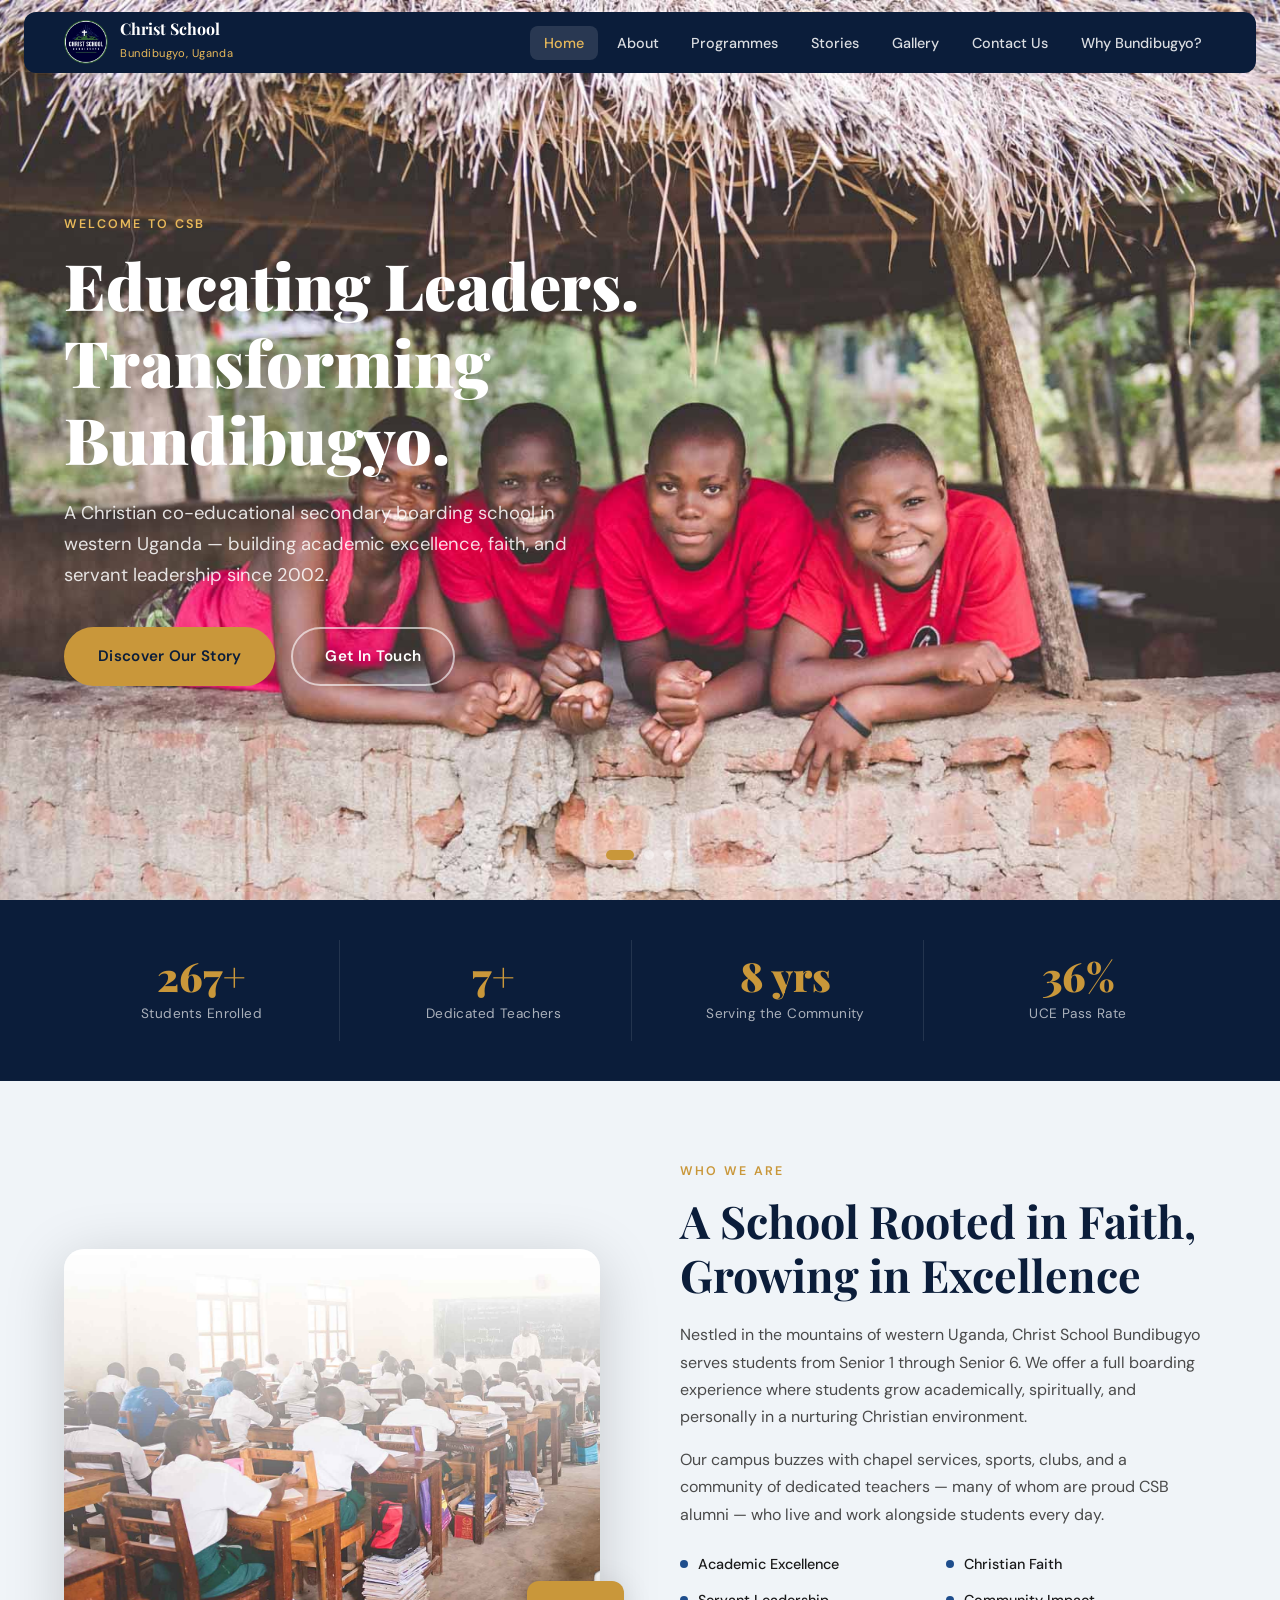
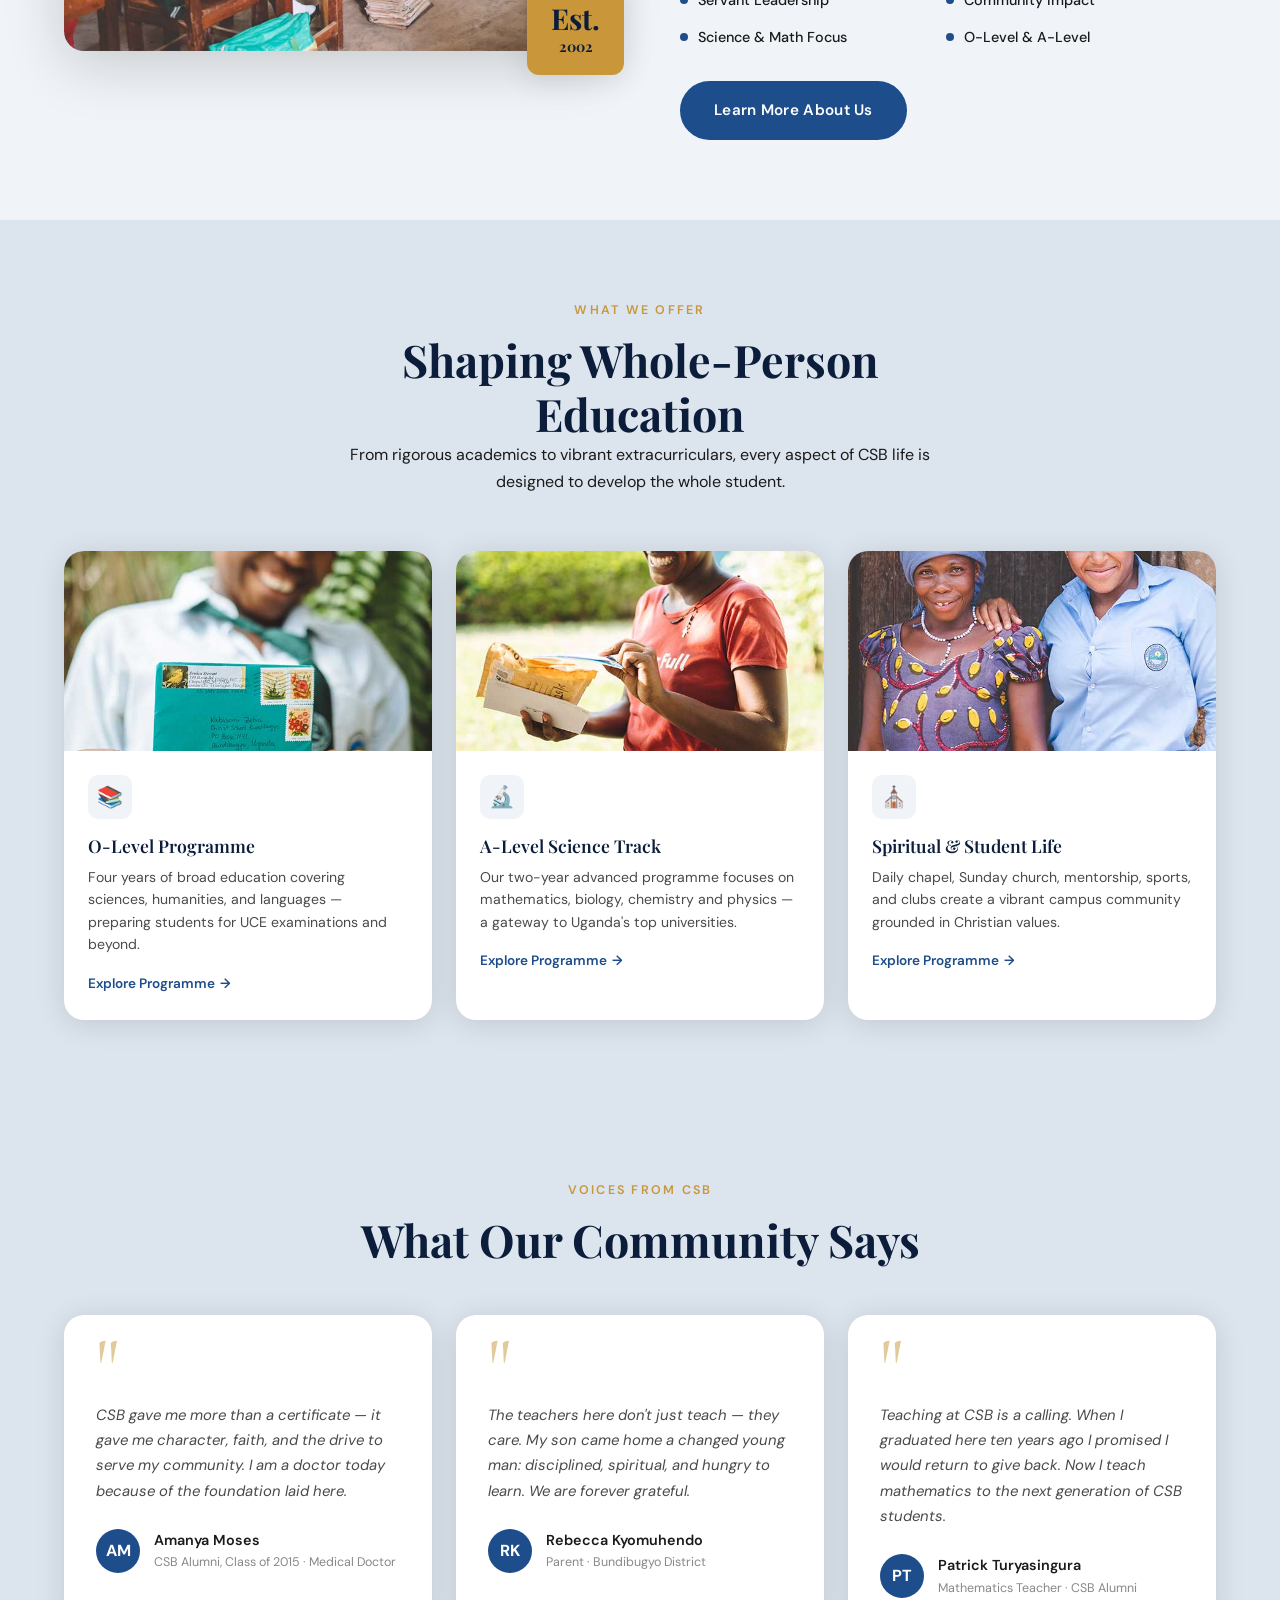
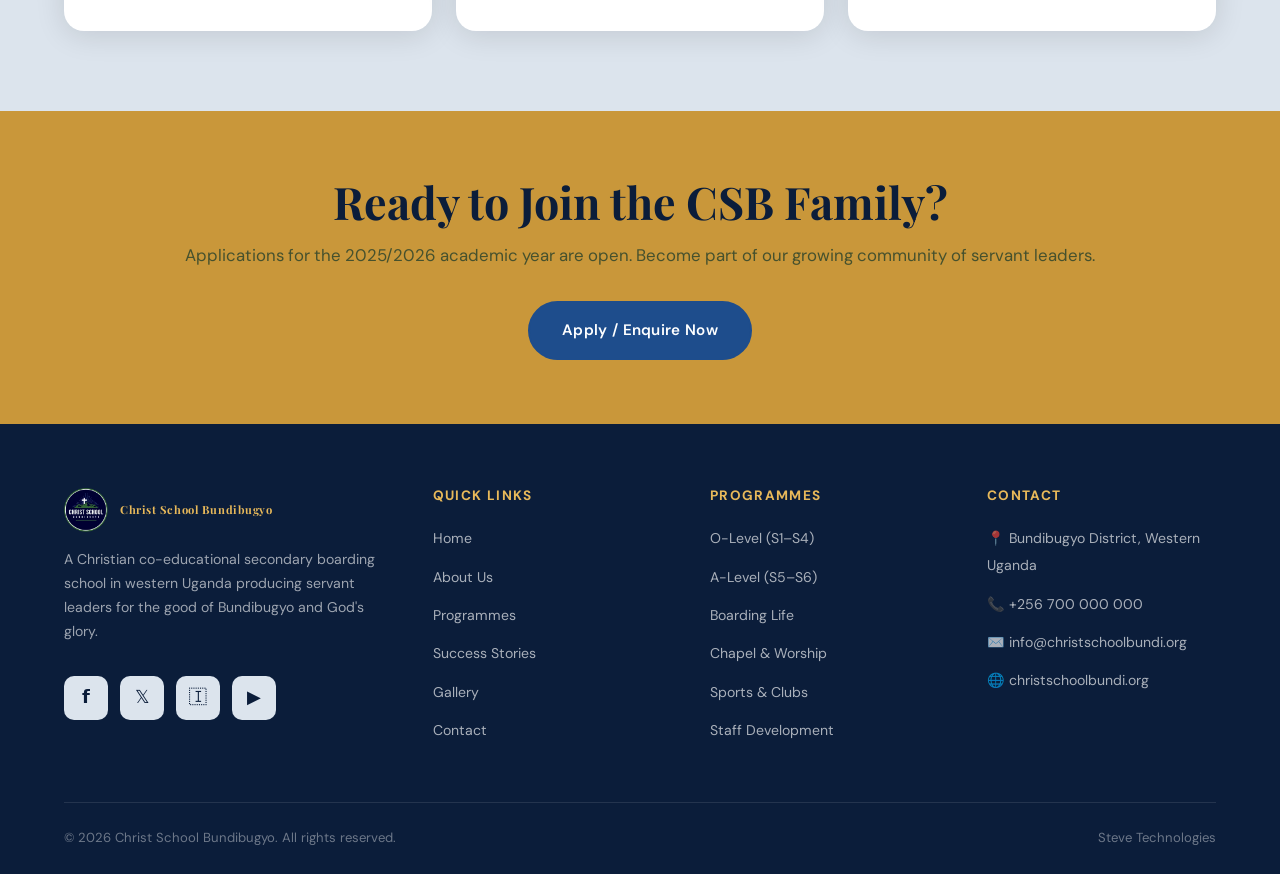
<file: index.html>
<!DOCTYPE html>
<html lang="en">
<head>
  <meta charset="UTF-8" />
  <meta name="viewport" content="width=device-width, initial-scale=1.0" />
  <title>Christ School Bundibugyo — Heights for Progress</title>
  <meta name="description" content="Christ School Bundibugyo is a Christian co-educational secondary boarding school in western Uganda producing servant leaders for God's glory." />
  <link rel="icon" type="image/png" href="images/header-logo-150x150.png" />
  <link rel="stylesheet" href="css/styles.css" />
  <link rel="preconnect" href="https://fonts.googleapis.com" />
</head>
<body>

<div id="navbar-placeholder">
<!-- ===== NAVBAR ===== -->
<nav class="navbar">
  <div class="container nav-inner">
    <a href="index.html" class="nav-logo">
      <div class="nav-logo-icon">
        <img src="images/header-logo-150x150.png" alt="CSB Logo" />
      </div>
      <div class="nav-logo-text">
        <span>Christ School</span>
        <span>Bundibugyo, Uganda</span>
      </div>
    </a>
    <ul class="nav-links">
      <li><a href="index.html" class="active">Home</a></li>
      <li><a href="about.html">About</a></li>
      <li><a href="services.html">Programmes</a></li>
      <li><a href="portfolio.html">Stories</a></li>
      <li><a href="gallery.html">Gallery</a></li>
      <li><a href="contact.html">Contact Us</a></li>
    </ul>
    <button class="hamburger" aria-label="Menu">
      <span></span><span></span><span></span>
    </button>
  </div>
</nav>
</div>

<!-- ===== HERO SLIDER ===== -->
<section class="hero">
  <div class="slide slide-1 active"></div>
  <div class="slide slide-2"></div>
  <div class="slide slide-3"></div>

  <div class="hero-content container">
    <div class="hero-text">
      <span class="section-label">Welcome to CSB</span>
      <h1>Educating Leaders.<br>Transforming Bundibugyo.</h1>
      <p>A Christian co-educational secondary boarding school in western Uganda — building academic excellence, faith, and servant leadership since 2002.</p>
      <div class="hero-btns">
        <a href="about.html" class="btn btn-primary">Discover Our Story</a>
        <a href="contact.html" class="btn btn-outline">Get In Touch</a>
      </div>
    </div>
  </div>

  <div class="slider-dots">
    <button class="dot active" data-index="0" aria-label="Slide 1"></button>
    <button class="dot"        data-index="1" aria-label="Slide 2"></button>
    <button class="dot"        data-index="2" aria-label="Slide 3"></button>
  </div>
</section>

<!-- ===== STATS STRIP ===== -->
<div class="stats-strip">
  <div class="container">
    <div class="stats-grid">
      <div class="stat-item">
        <div class="stat-number" data-target="700" data-suffix="+">0+</div>
        <div class="stat-label">Students Enrolled</div>
      </div>
      <div class="stat-item">
        <div class="stat-number" data-target="20" data-suffix="+">0+</div>
        <div class="stat-label">Dedicated Teachers</div>
      </div>
      <div class="stat-item">
        <div class="stat-number" data-target="22" data-suffix=" yrs">0 yrs</div>
        <div class="stat-label">Serving the Community</div>
      </div>
      <div class="stat-item">
        <div class="stat-number" data-target="95" data-suffix="%">0%</div>
        <div class="stat-label">UCE Pass Rate</div>
      </div>
    </div>
  </div>
</div>

<!-- ===== ABOUT PREVIEW ===== -->
<section class="section">
  <div class="container">
    <div class="about-preview">
      <div class="about-img-wrap animate-on-scroll">
        <div class="about-img-main">
        <img src="images/section-image-current-students.jpg"
             alt="Students studying at Christ School Bundibugyo" loading="lazy" />
        </div>
        <div class="about-badge">
          <strong>Est.</strong>
          2002
        </div>
      </div>
      <div class="about-content animate-on-scroll">
        <span class="section-label">Who We Are</span>
        <h2>A School Rooted in Faith, Growing in Excellence</h2>
        <p>Nestled in the mountains of western Uganda, Christ School Bundibugyo serves students from Senior 1 through Senior 6. We offer a full boarding experience where students grow academically, spiritually, and personally in a nurturing Christian environment.</p>
        <p>Our campus buzzes with chapel services, sports, clubs, and a community of dedicated teachers — many of whom are proud CSB alumni — who live and work alongside students every day.</p>
        <div class="values-list">
          <div class="value-item"><span class="value-dot"></span>Academic Excellence</div>
          <div class="value-item"><span class="value-dot"></span>Christian Faith</div>
          <div class="value-item"><span class="value-dot"></span>Servant Leadership</div>
          <div class="value-item"><span class="value-dot"></span>Community Impact</div>
          <div class="value-item"><span class="value-dot"></span>Science &amp; Math Focus</div>
          <div class="value-item"><span class="value-dot"></span>O-Level &amp; A-Level</div>
        </div>
        <a href="about.html" class="btn btn-green">Learn More About Us</a>
      </div>
    </div>
  </div>
</section>

<!-- ===== PROGRAMMES ===== -->
<section class="section" style="background:var(--cream-dark);">
  <div class="container">
    <div class="programs-header animate-on-scroll">
      <span class="section-label">What We Offer</span>
      <h2>Shaping Whole-Person Education</h2>
      <p>From rigorous academics to vibrant extracurriculars, every aspect of CSB life is designed to develop the whole student.</p>
    </div>
    <div class="programs-grid">
      <div class="program-card animate-on-scroll">
        <div class="program-img">
          <img src="images/envelope-sponsor-carousel.jpg"
               alt="O-Level Education" loading="lazy" />
        </div>
        <div class="program-body">
          <div class="program-icon">📚</div>
          <h3>O-Level Programme</h3>
          <p>Four years of broad education covering sciences, humanities, and languages — preparing students for UCE examinations and beyond.</p>
          <a href="services.html" class="program-link">Explore Programme</a>
        </div>
      </div>
      <div class="program-card animate-on-scroll">
        <div class="program-img">
          <img src="images/package-sponsor-carousel.jpg"
               alt="A-Level Science" loading="lazy" />
        </div>
        <div class="program-body">
          <div class="program-icon">🔬</div>
          <h3>A-Level Science Track</h3>
          <p>Our two-year advanced programme focuses on mathematics, biology, chemistry and physics — a gateway to Uganda's top universities.</p>
          <a href="services.html" class="program-link">Explore Programme</a>
        </div>
      </div>
      <div class="program-card animate-on-scroll">
        <div class="program-img">
          <img src="images/mother-daughter-sponsor-carousel.jpg"
               alt="Student Life" loading="lazy" />
        </div>
        <div class="program-body">
          <div class="program-icon">⛪</div>
          <h3>Spiritual &amp; Student Life</h3>
          <p>Daily chapel, Sunday church, mentorship, sports, and clubs create a vibrant campus community grounded in Christian values.</p>
          <a href="services.html" class="program-link">Explore Programme</a>
        </div>
      </div>
    </div>
  </div>
</section>

<!-- ===== TESTIMONIALS ===== -->
<section class="section testimonials">
  <div class="container">
    <div class="testimonials-header animate-on-scroll">
      <span class="section-label">Voices from CSB</span>
      <h2>What Our Community Says</h2>
    </div>
    <div class="testimonials-grid">
      <div class="testimonial-card animate-on-scroll">
        <span class="quote-mark">"</span>
        <p>CSB gave me more than a certificate — it gave me character, faith, and the drive to serve my community. I am a doctor today because of the foundation laid here.</p>
        <div class="testimonial-author">
          <div class="author-avatar">AM</div>
          <div>
            <div class="author-name">Amanya Moses</div>
            <div class="author-role">CSB Alumni, Class of 2015 · Medical Doctor</div>
          </div>
        </div>
      </div>
      <div class="testimonial-card animate-on-scroll">
        <span class="quote-mark">"</span>
        <p>The teachers here don't just teach — they care. My son came home a changed young man: disciplined, spiritual, and hungry to learn. We are forever grateful.</p>
        <div class="testimonial-author">
          <div class="author-avatar">RK</div>
          <div>
            <div class="author-name">Rebecca Kyomuhendo</div>
            <div class="author-role">Parent · Bundibugyo District</div>
          </div>
        </div>
      </div>
      <div class="testimonial-card animate-on-scroll">
        <span class="quote-mark">"</span>
        <p>Teaching at CSB is a calling. When I graduated here ten years ago I promised I would return to give back. Now I teach mathematics to the next generation of CSB students.</p>
        <div class="testimonial-author">
          <div class="author-avatar">PT</div>
          <div>
            <div class="author-name">Patrick Turyasingura</div>
            <div class="author-role">Mathematics Teacher · CSB Alumni</div>
          </div>
        </div>
      </div>
    </div>
  </div>
</section>

<!-- ===== CTA BAND ===== -->
<section class="cta-band">
  <div class="container animate-on-scroll">
    <h2>Ready to Join the CSB Family?</h2>
    <p>Applications for the 2025/2026 academic year are open. Become part of our growing community of servant leaders.</p>
    <a href="contact.html" class="btn btn-green">Apply / Enquire Now</a>
  </div>
</section>

<div id="footer-placeholder">
<!-- ===== FOOTER ===== -->
<footer>
  <div class="container">
    <div class="footer-grid">
      <div class="footer-brand">
        <div class="nav-logo">
          <div class="nav-logo-icon">
            <img src="images/header-logo-150x150.png" alt="CSB Logo" />
          </div>
          <div class="nav-logo-text">
            <span>Christ School Bundibugyo</span>
          </div>
        </div>
        <p>A Christian co-educational secondary boarding school in western Uganda producing servant leaders for the good of Bundibugyo and God's glory.</p>
        <div class="social-row">
          <a href="#" class="social-btn" title="Facebook">𝗳</a>
          <a href="#" class="social-btn" title="Twitter">𝕏</a>
          <a href="#" class="social-btn" title="WhatsApp">💬</a>
          <a href="#" class="social-btn" title="YouTube">▶</a>
        </div>
      </div>
      <div class="footer-col">
        <h4>Quick Links</h4>
        <ul>
          <li><a href="index.html">Home</a></li>
          <li><a href="about.html">About Us</a></li>
          <li><a href="services.html">Programmes</a></li>
          <li><a href="portfolio.html">Success Stories</a></li>
          <li><a href="gallery.html">Gallery</a></li>
          <li><a href="contact.html">Contact</a></li>
        </ul>
      </div>
      <div class="footer-col">
        <h4>Programmes</h4>
        <ul>
          <li><a href="services.html">O-Level (S1–S4)</a></li>
          <li><a href="services.html">A-Level (S5–S6)</a></li>
          <li><a href="services.html">Boarding Life</a></li>
          <li><a href="services.html">Chapel & Worship</a></li>
          <li><a href="services.html">Sports & Clubs</a></li>
          <li><a href="services.html">Staff Development</a></li>
        </ul>
      </div>
      <div class="footer-col">
        <h4>Contact</h4>
        <ul>
          <li><a href="#">📍 Bundibugyo District, Western Uganda</a></li>
          <li><a href="tel:+256700000000">📞 +256 700 000 000</a></li>
          <li><a href="mailto:info@christschoolbundi.org">✉️ info@christschoolbundi.org</a></li>
          <li><a href="https://christschoolbundi.org" target="_blank">🌐 christschoolbundi.org</a></li>
        </ul>
      </div>
    </div>
    <div class="footer-bottom">
      <span>© 2026 Christ School Bundibugyo. All rights reserved.</span>
      <span>Designed for BIT 1204 — Fundamentals of Website Development</span>
    </div>
  </div>
</footer>

<script src="js/main.js"></script>
</body>
</html>
</file>
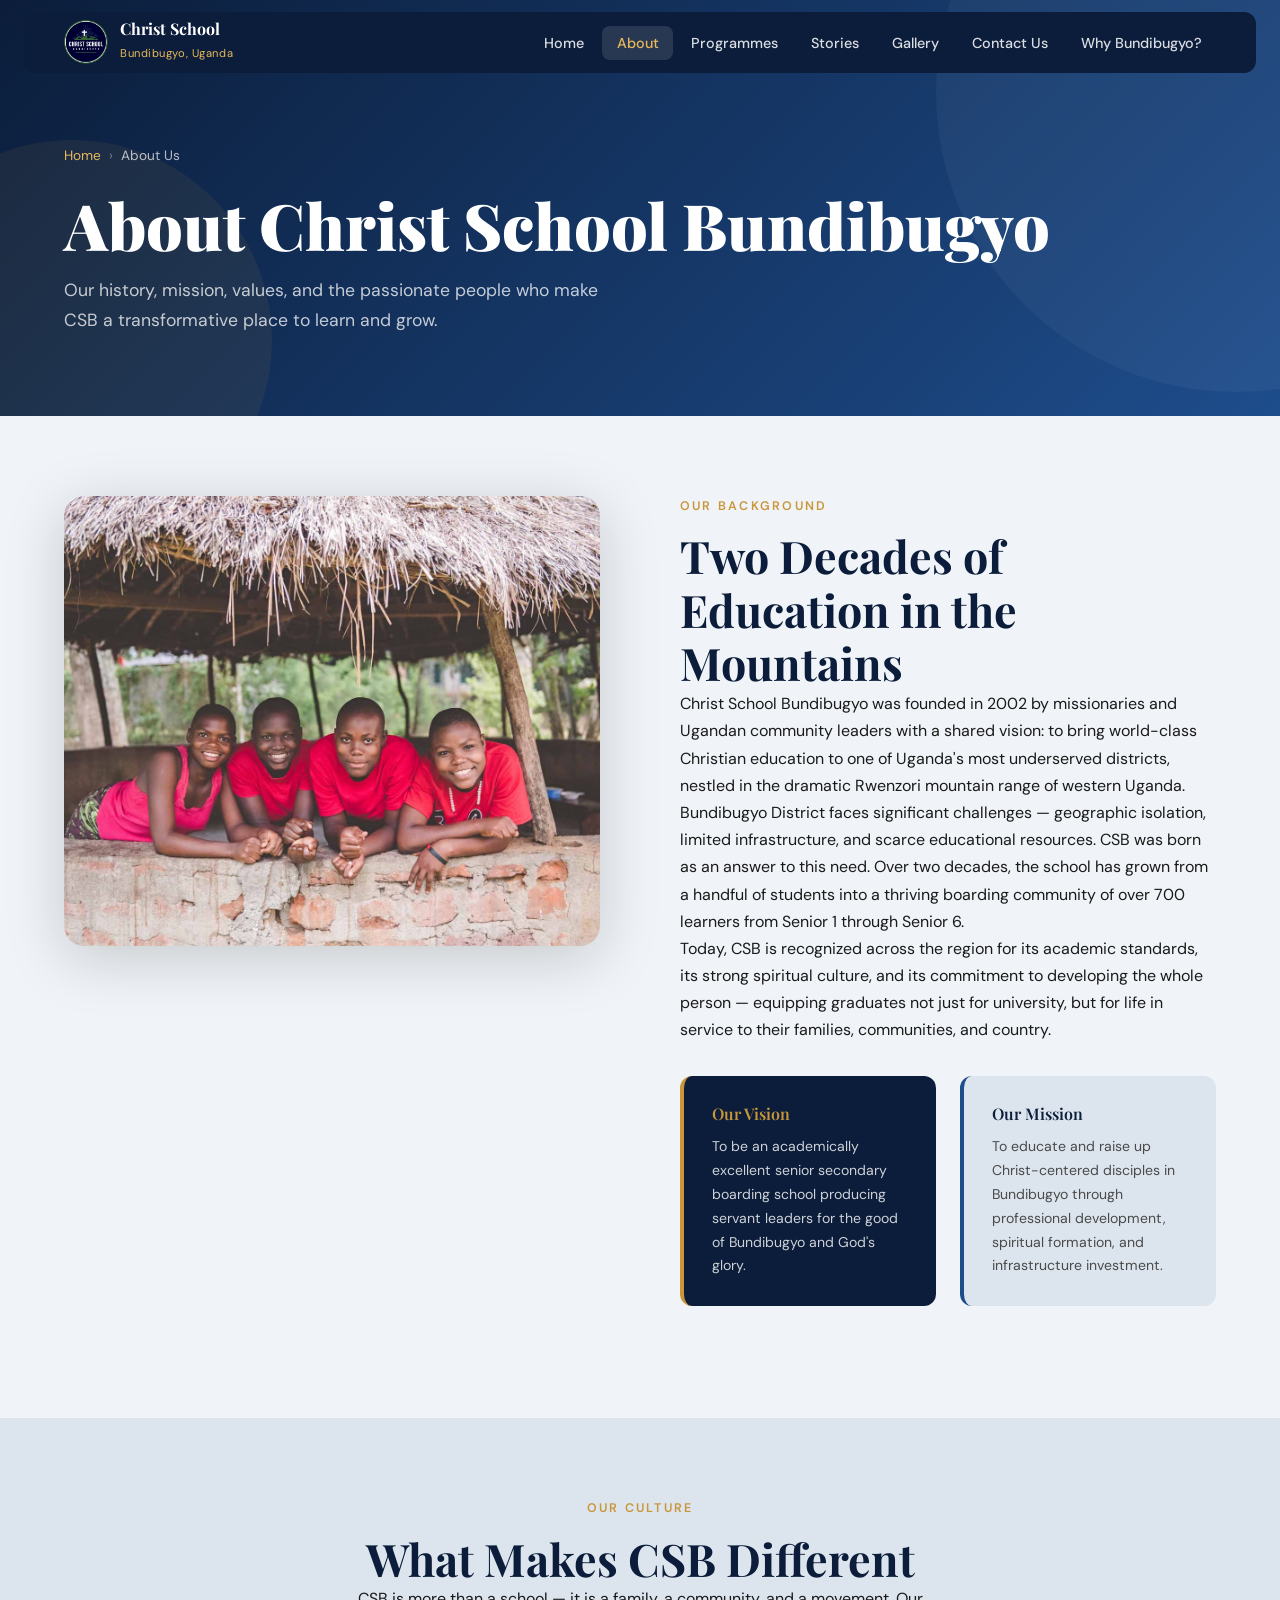
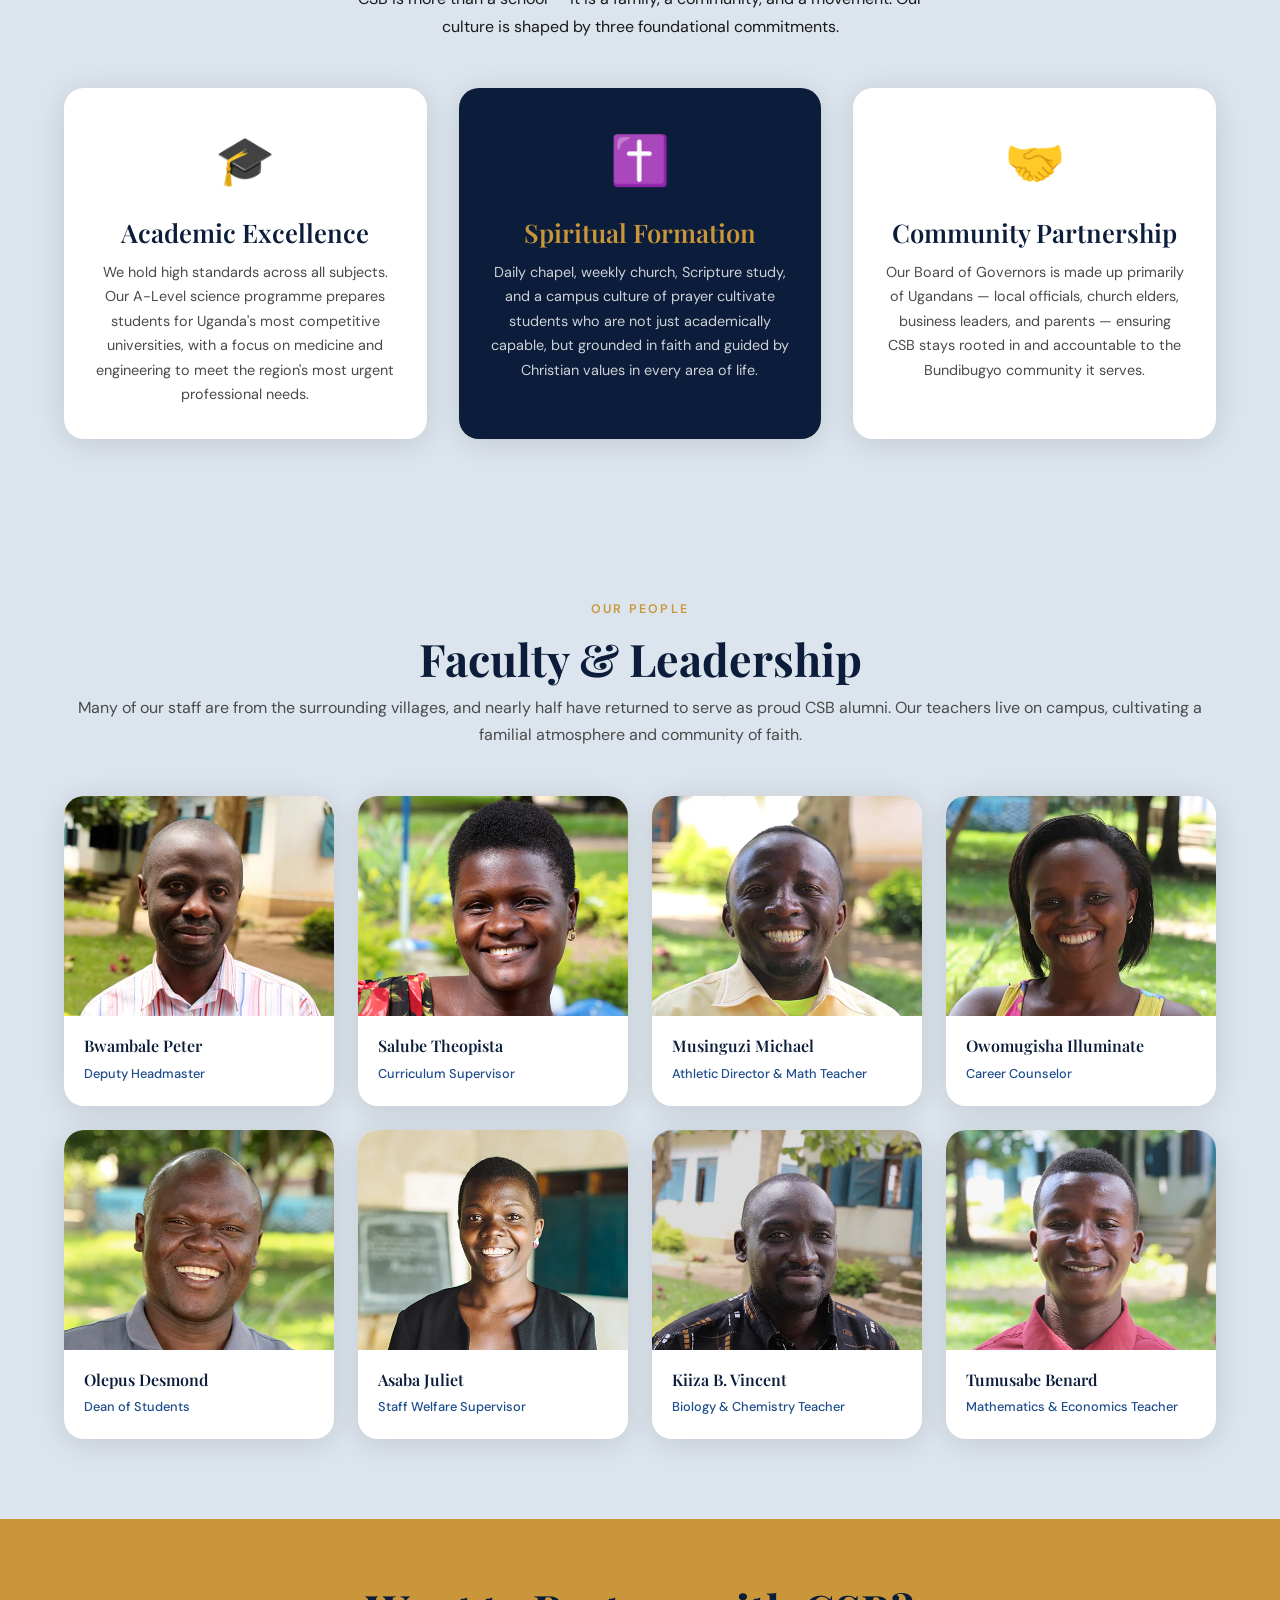
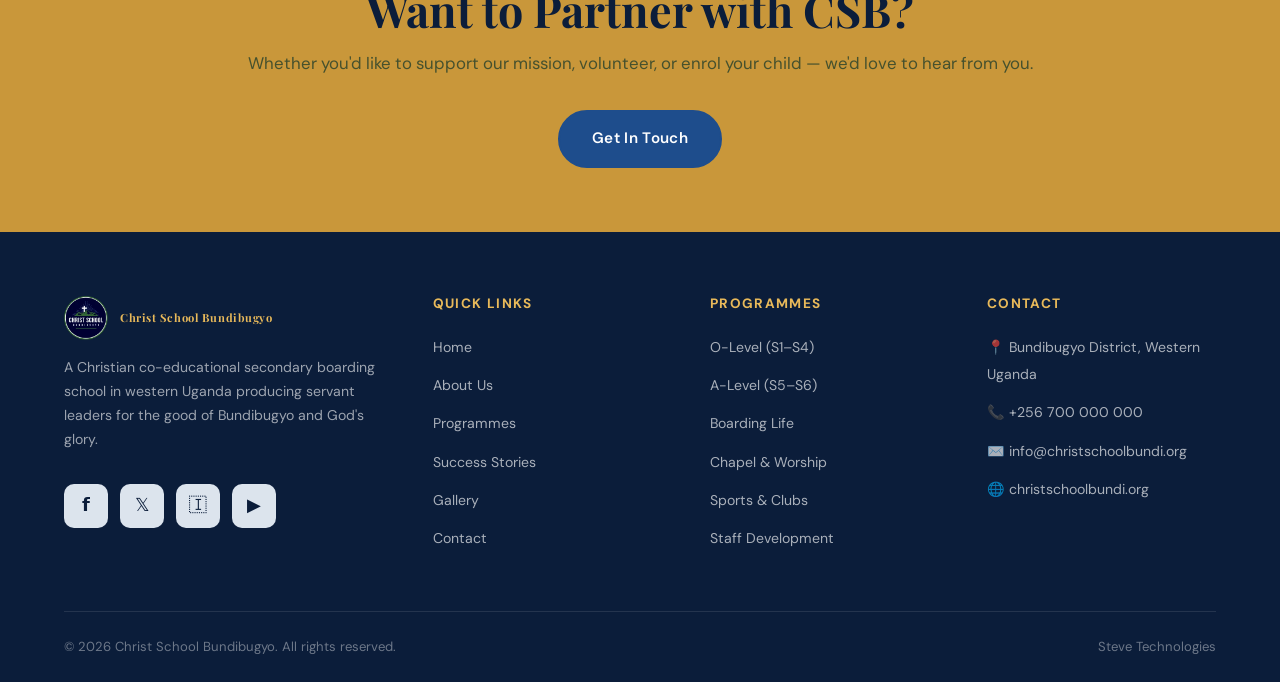
<file: about.html>
<!DOCTYPE html>
<html lang="en">
<head>
  <meta charset="UTF-8" />
  <meta name="viewport" content="width=device-width, initial-scale=1.0" />
  <title>About Us — Christ School Bundibugyo</title>
  <meta name="description" content="Learn about Christ School Bundibugyo's history, mission, values, and the dedicated team driving academic and spiritual excellence in western Uganda." />
  <link rel="icon" type="image/png" href="images/header-logo-150x150.png" />
  <link rel="stylesheet" href="css/styles.css" />
</head>
<body>

<div id="navbar-placeholder">
<!-- NAVBAR -->
<nav class="navbar scrolled">
  <div class="container nav-inner">
    <a href="index.html" class="nav-logo">
      <div class="nav-logo-icon">
        <img src="images/header-logo-150x150.png" alt="CSB Logo" />
      </div>
      <div class="nav-logo-text">
        <span>Christ School</span>
        <span>Bundibugyo, Uganda</span>
      </div>
    </a>
    <ul class="nav-links">
      <li><a href="index.html">Home</a></li>
      <li><a href="about.html" class="active">About</a></li>
      <li><a href="services.html">Programmes</a></li>
      <li><a href="portfolio.html">Stories</a></li>
      <li><a href="gallery.html">Gallery</a></li>
      <li><a href="contact.html">Contact Us</a></li>
      
    </ul>
    <button class="hamburger" aria-label="Menu">
      <span></span><span></span><span></span>
    </button>
  </div>
</nav>
</div>

<!-- PAGE HERO -->
<section class="page-hero">
  <div class="container page-hero-inner">
    <div class="breadcrumb">
      <a href="index.html">Home</a>
      <span>›</span>
      <span class="current">About Us</span>
    </div>
    <h1>About Christ School Bundibugyo</h1>
    <p>Our history, mission, values, and the passionate people who make CSB a transformative place to learn and grow.</p>
  </div>
</section>

<!-- BACKGROUND SECTION -->
<section class="section">
  <div class="container">
    <div class="about-full">
      <div class="about-full-img animate-on-scroll">
        <img src="images/about-page-title-background-image-full.jpg"
             alt="Christ School Bundibugyo campus" loading="lazy" />
      </div>
      <div class="animate-on-scroll">
        <span class="section-label">Our Background</span>
        <h2>Two Decades of Education in the Mountains</h2>
        <p>Christ School Bundibugyo was founded in 2002 by missionaries and Ugandan community leaders with a shared vision: to bring world-class Christian education to one of Uganda's most underserved districts, nestled in the dramatic Rwenzori mountain range of western Uganda.</p>
        <p>Bundibugyo District faces significant challenges — geographic isolation, limited infrastructure, and scarce educational resources. CSB was born as an answer to this need. Over two decades, the school has grown from a handful of students into a thriving boarding community of over 700 learners from Senior 1 through Senior 6.</p>
        <p>Today, CSB is recognized across the region for its academic standards, its strong spiritual culture, and its commitment to developing the whole person — equipping graduates not just for university, but for life in service to their families, communities, and country.</p>

        <div class="mission-grid" style="margin-top:2rem;">
          <div class="mission-card green">
            <h3>Our Vision</h3>
            <p>To be an academically excellent senior secondary boarding school producing servant leaders for the good of Bundibugyo and God's glory.</p>
          </div>
          <div class="mission-card cream">
            <h3>Our Mission</h3>
            <p>To educate and raise up Christ-centered disciples in Bundibugyo through professional development, spiritual formation, and infrastructure investment.</p>
          </div>
        </div>
      </div>
    </div>
  </div>
</section>

<!-- CULTURE & VALUES -->
<section class="section" style="background:var(--cream-dark);">
  <div class="container">
    <div style="text-align:center; max-width:600px; margin:0 auto 3rem;" class="animate-on-scroll">
      <span class="section-label">Our Culture</span>
      <h2>What Makes CSB Different</h2>
      <p>CSB is more than a school — it is a family, a community, and a movement. Our culture is shaped by three foundational commitments.</p>
    </div>

    <div style="display:grid; grid-template-columns:repeat(3,1fr); gap:2rem;">
      <div class="animate-on-scroll" style="background:var(--white); border-radius:var(--radius-lg); padding:2rem; box-shadow:var(--shadow); text-align:center;">
        <div style="font-size:3rem; margin-bottom:1rem;">🎓</div>
        <h3 style="margin-bottom:0.75rem;">Academic Excellence</h3>
        <p style="color:var(--text-mid); font-size:0.9rem;">We hold high standards across all subjects. Our A-Level science programme prepares students for Uganda's most competitive universities, with a focus on medicine and engineering to meet the region's most urgent professional needs.</p>
      </div>
      <div class="animate-on-scroll" style="background:var(--green-deep); border-radius:var(--radius-lg); padding:2rem; box-shadow:var(--shadow); text-align:center;">
        <div style="font-size:3rem; margin-bottom:1rem;">✝️</div>
        <h3 style="color:var(--gold); margin-bottom:0.75rem;">Spiritual Formation</h3>
        <p style="color:rgba(255,255,255,0.8); font-size:0.9rem;">Daily chapel, weekly church, Scripture study, and a campus culture of prayer cultivate students who are not just academically capable, but grounded in faith and guided by Christian values in every area of life.</p>
      </div>
      <div class="animate-on-scroll" style="background:var(--white); border-radius:var(--radius-lg); padding:2rem; box-shadow:var(--shadow); text-align:center;">
        <div style="font-size:3rem; margin-bottom:1rem;">🤝</div>
        <h3 style="margin-bottom:0.75rem;">Community Partnership</h3>
        <p style="color:var(--text-mid); font-size:0.9rem;">Our Board of Governors is made up primarily of Ugandans — local officials, church elders, business leaders, and parents — ensuring CSB stays rooted in and accountable to the Bundibugyo community it serves.</p>
      </div>
    </div>
  </div>
</section>

<!-- TEAM GALLERY -->
<section class="section team-section">
  <div class="container">
    <span class="section-label" style="text-align:center; display:block;">Our People</span>
    <h2>Faculty &amp; Leadership</h2>
    <p style="color:var(--text-mid); margin-bottom:3rem;">Many of our staff are from the surrounding villages, and nearly half have returned to serve as proud CSB alumni. Our teachers live on campus, cultivating a familial atmosphere and community of faith.</p>

    <div class="team-grid">
      <!-- Team Member 1 -->
      <div class="team-card animate-on-scroll">
        <div class="team-img">
          <img src="images/bwambale-peter-profile-image.jpg"
               alt="Bwambale Peter" loading="lazy" />
          <div class="team-overlay">
            <p>Leads academic and disciplinary affairs across all year groups. Expert in Christian Religious Education and History.</p>
          </div>
        </div>
        <div class="team-info">
          <h3>Bwambale Peter</h3>
          <span>Deputy Headmaster</span>
        </div>
      </div>
      <!-- Team Member 2 -->
      <div class="team-card animate-on-scroll">
        <div class="team-img">
          <img src="images/salube-theopista-profile-image.jpg"
               alt="Salube Theopista" loading="lazy" />
          <div class="team-overlay">
            <p>Oversees the school curriculum, ensuring alignment with UNEB standards and best pedagogical practice.</p>
          </div>
        </div>
        <div class="team-info">
          <h3>Salube Theopista</h3>
          <span>Curriculum Supervisor</span>
        </div>
      </div>
      <!-- Team Member 3 -->
      <div class="team-card animate-on-scroll">
        <div class="team-img">
          <img src="images/musinguzi-michael-profile-image.jpg"
               alt="Musinguzi Michael" loading="lazy" />
          <div class="team-overlay">
            <p>CSB alumnus who returned to teach Mathematics and Computer Technology, and leads the sports programme.</p>
          </div>
        </div>
        <div class="team-info">
          <h3>Musinguzi Michael</h3>
          <span>Athletic Director &amp; Math Teacher</span>
        </div>
      </div>
      <!-- Team Member 4 -->
      <div class="team-card animate-on-scroll">
        <div class="team-img">
          <img src="images/owomugisha-illuminate-profile-image.jpg"
               alt="Owomugisha Illuminate" loading="lazy" />
          <div class="team-overlay">
            <p>Guides students through career planning and university applications. Teaches History and Geography.</p>
          </div>
        </div>
        <div class="team-info">
          <h3>Owomugisha Illuminate</h3>
          <span>Career Counselor</span>
        </div>
      </div>
      <!-- Team Member 5 -->
      <div class="team-card animate-on-scroll">
        <div class="team-img">
          <img src="images/olepus-desmond-profile-image.jpg"
               alt="Olepus Desmond" loading="lazy" />
          <div class="team-overlay">
            <p>Manages student welfare, discipline, and dormitory life with a firm but caring approach.</p>
          </div>
        </div>
        <div class="team-info">
          <h3>Olepus Desmond</h3>
          <span>Dean of Students</span>
        </div>
      </div>
      <!-- Team Member 6 -->
      <div class="team-card animate-on-scroll">
        <div class="team-img">
          <img src="images/asaba-juliet-profile-image.jpg"
               alt="Asaba Juliet" loading="lazy" />
          <div class="team-overlay">
            <p>Supports staff welfare and teaches Christian Religious Education and History with passion and depth.</p>
          </div>
        </div>
        <div class="team-info">
          <h3>Asaba Juliet</h3>
          <span>Staff Welfare Supervisor</span>
        </div>
      </div>
      <!-- Team Member 7 -->
      <div class="team-card animate-on-scroll">
        <div class="team-img">
          <img src="images/kiiza-b-vincent-profile-image.jpg"
               alt="Kiiza B Vincent" loading="lazy" />
          <div class="team-overlay">
            <p>Brings rigorous science teaching to the A-Level programme, specialising in Biology and Chemistry.</p>
          </div>
        </div>
        <div class="team-info">
          <h3>Kiiza B. Vincent</h3>
          <span>Biology &amp; Chemistry Teacher</span>
        </div>
      </div>
      <!-- Team Member 8 -->
      <div class="team-card animate-on-scroll">
        <div class="team-img">
          <img src="images/tumusabe-benard-profile-image.jpg"
               alt="Tumusabe Benard" loading="lazy" />
          <div class="team-overlay">
            <p>Dedicated to making mathematics accessible and exciting for every student across O-Level and A-Level.</p>
          </div>
        </div>
        <div class="team-info">
          <h3>Tumusabe Benard</h3>
          <span>Mathematics &amp; Economics Teacher</span>
        </div>
      </div>
    </div>
  </div>
</section>

<!-- CTA BAND -->
<section class="cta-band">
  <div class="container animate-on-scroll">
    <h2>Want to Partner with CSB?</h2>
    <p>Whether you'd like to support our mission, volunteer, or enrol your child — we'd love to hear from you.</p>
    <a href="contact.html" class="btn btn-green">Get In Touch</a>
  </div>
</section>

<div id="footer-placeholder">
<!-- FOOTER -->
<footer>
  <div class="container">
    <div class="footer-grid">
      <div class="footer-brand">
        <div class="nav-logo">
          <div class="nav-logo-icon">
            <img src="images/header-logo-150x150.png" alt="CSB Logo" />
          </div>
          <div class="nav-logo-text"><span>Christ School Bundibugyo</span></div>
        </div>
        <p>Producing servant leaders for the good of Bundibugyo and God's glory.</p>
        <div class="social-row">
          <a href="#" class="social-btn">𝗳</a>
          <a href="#" class="social-btn">𝕏</a>
          <a href="#" class="social-btn">💬</a>
          <a href="#" class="social-btn">▶</a>
        </div>
      </div>
      <div class="footer-col">
        <h4>Quick Links</h4>
        <ul>
          <li><a href="index.html">Home</a></li>
          <li><a href="about.html">About Us</a></li>
          <li><a href="services.html">Programmes</a></li>
          <li><a href="portfolio.html">Success Stories</a></li>
          <li><a href="gallery.html">Gallery</a></li>
          <li><a href="contact.html">Contact</a></li>
        </ul>
      </div>
      <div class="footer-col">
        <h4>Programmes</h4>
        <ul>
          <li><a href="services.html">O-Level (S1–S4)</a></li>
          <li><a href="services.html">A-Level (S5–S6)</a></li>
          <li><a href="services.html">Boarding Life</a></li>
          <li><a href="services.html">Chapel &amp; Worship</a></li>
        </ul>
      </div>
      <div class="footer-col">
        <h4>Contact</h4>
        <ul>
          <li><a href="#">📍 Bundibugyo District, Uganda</a></li>
          <li><a href="tel:+256700000000">📞 +256 700 000 000</a></li>
          <li><a href="mailto:info@christschoolbundi.org">✉️ info@christschoolbundi.org</a></li>
        </ul>
      </div>
    </div>
    <div class="footer-bottom">
      <span>© 2025 Christ School Bundibugyo. All rights reserved.</span>
    </div>
  </div>
</footer>


<script src="js/main.js"></script>
</body>
</html>
</file>
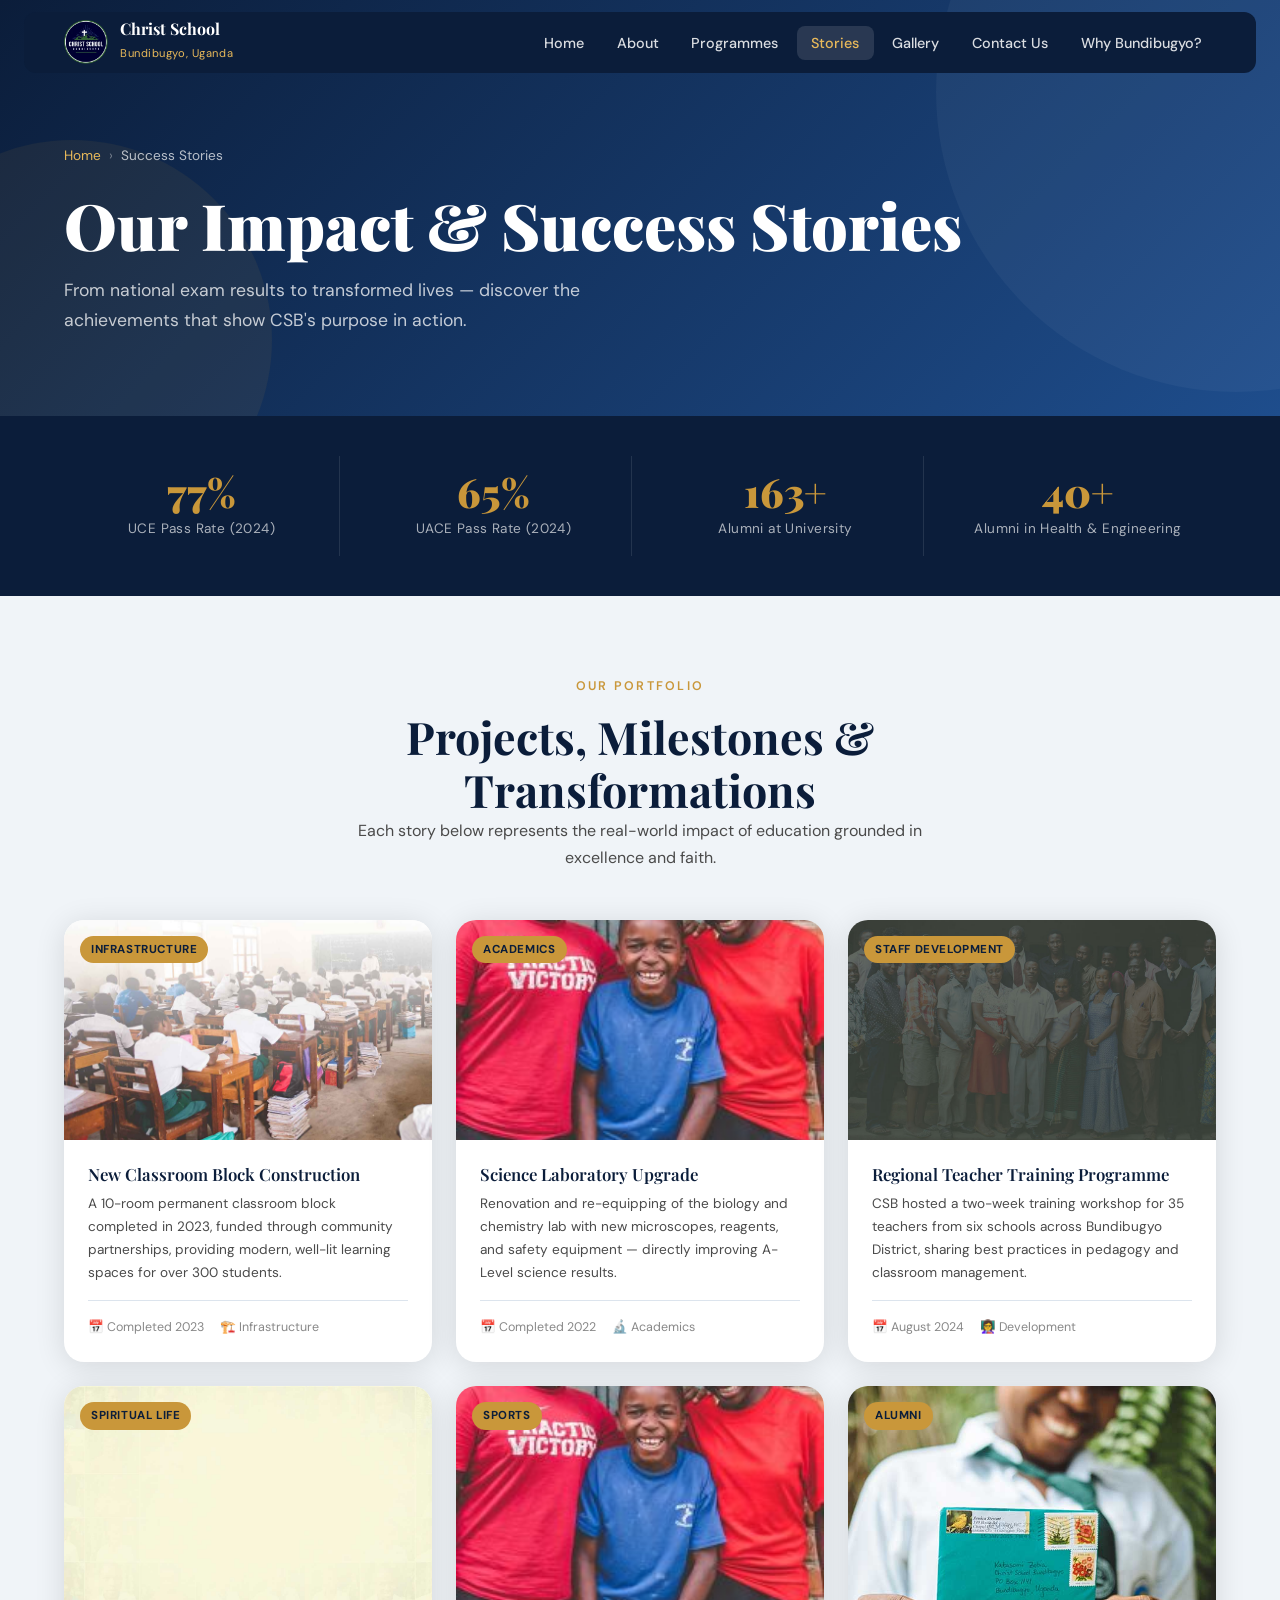
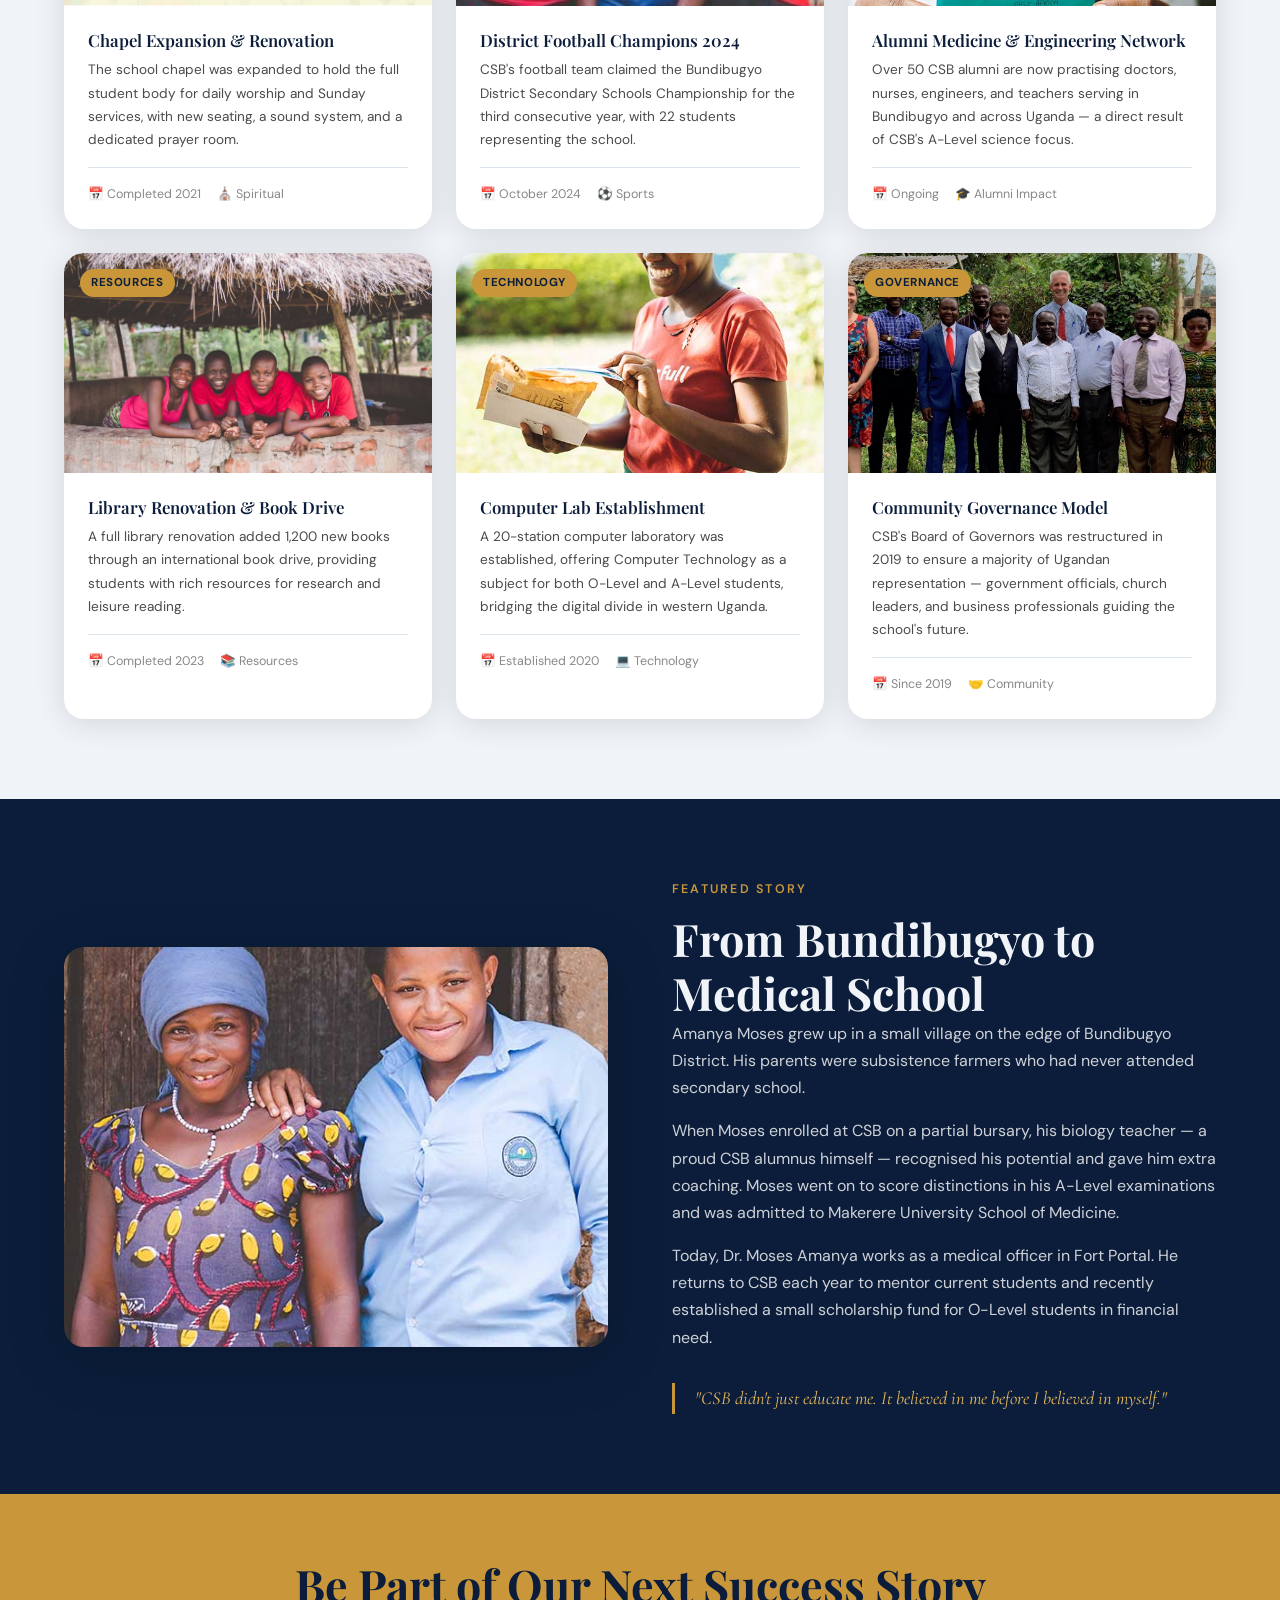
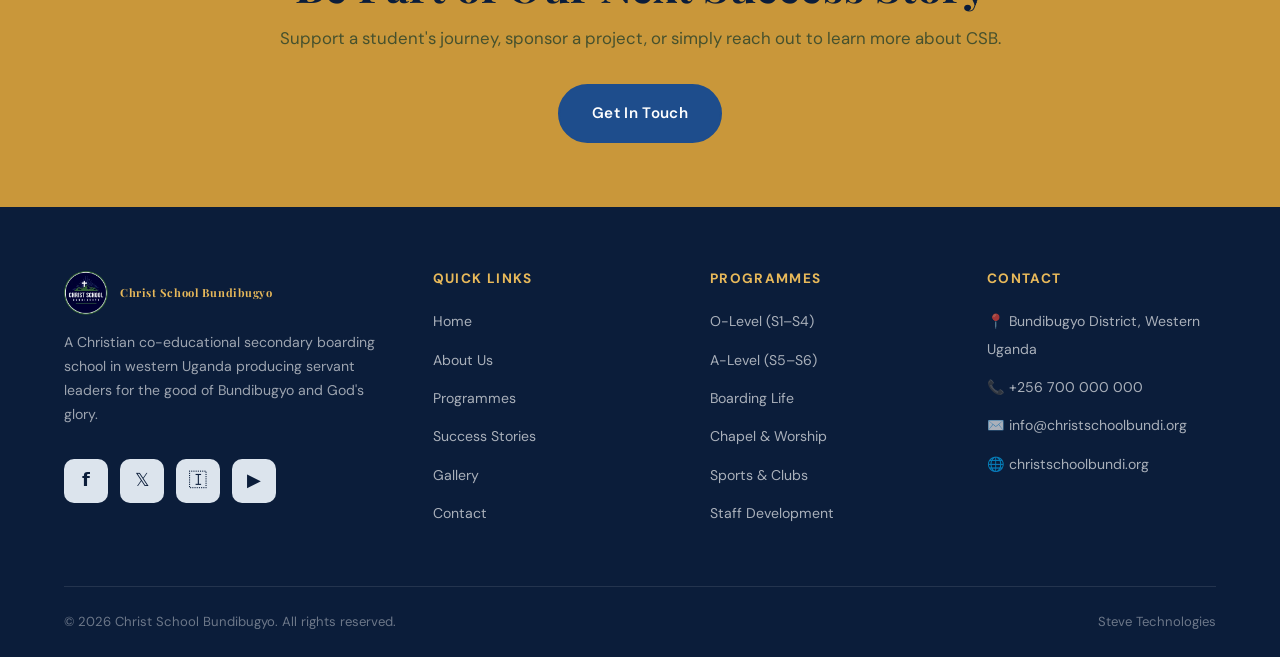
<file: portfolio.html>
<!DOCTYPE html>
<html lang="en">
<head>
  <meta charset="UTF-8" />
  <meta name="viewport" content="width=device-width, initial-scale=1.0" />
  <title>Success Stories — Christ School Bundibugyo</title>
  <meta name="description" content="Explore the success stories, projects, and achievements of Christ School Bundibugyo — from academic excellence to community transformation." />
  <link rel="icon" type="image/png" href="images/header-logo-150x150.png" />
  <link rel="stylesheet" href="css/styles.css" />
</head>
<body>

<div id="navbar-placeholder">
<!-- NAVBAR -->
<nav class="navbar scrolled">
  <div class="container nav-inner">
    <a href="index.html" class="nav-logo">
      <div class="nav-logo-icon">
        <img src="images/header-logo-150x150.png" alt="CSB Logo" />
      </div>
      <div class="nav-logo-text"><span>Christ School</span><span>Bundibugyo, Uganda</span></div>
    </a>
    <ul class="nav-links">
      <li><a href="index.html">Home</a></li>
      <li><a href="about.html">About</a></li>
      <li><a href="services.html">Programmes</a></li>
      <li><a href="portfolio.html" class="active">Stories</a></li>
      <li><a href="gallery.html">Gallery</a></li>
      <li><a href="contact.html">Contact Us</a></li>
      
    </ul>
    <button class="hamburger" aria-label="Menu"><span></span><span></span><span></span></button>
  </div>
</nav>
</div>

<!-- PAGE HERO -->
<section class="page-hero">
  <div class="container page-hero-inner">
    <div class="breadcrumb">
      <a href="index.html">Home</a><span>›</span><span class="current">Success Stories</span>
    </div>
    <h1>Our Impact &amp; Success Stories</h1>
    <p>From national exam results to transformed lives — discover the achievements that show CSB's purpose in action.</p>
  </div>
</section>

<!-- INTRO STATS -->
<section class="stats-strip">
  <div class="container">
    <div class="stats-grid">
      <div class="stat-item">
        <div class="stat-number" data-target="95" data-suffix="%">0%</div>
        <div class="stat-label">UCE Pass Rate (2024)</div>
      </div>
      <div class="stat-item">
        <div class="stat-number" data-target="80" data-suffix="%">0%</div>
        <div class="stat-label">UACE Pass Rate (2024)</div>
      </div>
      <div class="stat-item">
        <div class="stat-number" data-target="200" data-suffix="+">0+</div>
        <div class="stat-label">Alumni at University</div>
      </div>
      <div class="stat-item">
        <div class="stat-number" data-target="50" data-suffix="+">0+</div>
        <div class="stat-label">Alumni in Health &amp; Engineering</div>
      </div>
    </div>
  </div>
</section>

<!-- PORTFOLIO GRID -->
<section class="section">
  <div class="container">
    <div style="text-align:center; max-width:600px; margin:0 auto 3rem;" class="animate-on-scroll">
      <span class="section-label">Our Portfolio</span>
      <h2>Projects, Milestones &amp; Transformations</h2>
      <p style="color:var(--text-mid);">Each story below represents the real-world impact of education grounded in excellence and faith.</p>
    </div>

    <div class="portfolio-grid">

      <div class="portfolio-card animate-on-scroll">
        <div class="portfolio-img">
          <img src="images/section-image-current-students.jpg" alt="New Classroom Block" loading="lazy" />
          <span class="portfolio-cat">Infrastructure</span>
        </div>
        <div class="portfolio-body">
          <h3>New Classroom Block Construction</h3>
          <p>A 10-room permanent classroom block completed in 2023, funded through community partnerships, providing modern, well-lit learning spaces for over 300 students.</p>
          <div class="portfolio-meta">
            <span>📅 Completed 2023</span>
            <span>🏗️ Infrastructure</span>
          </div>
        </div>
      </div>

      <div class="portfolio-card animate-on-scroll">
        <div class="portfolio-img">
          <img src="images/students-sponsor-carousel-240x300.jpg" alt="Science Lab" loading="lazy" />
          <span class="portfolio-cat">Academics</span>
        </div>
        <div class="portfolio-body">
          <h3>Science Laboratory Upgrade</h3>
          <p>Renovation and re-equipping of the biology and chemistry lab with new microscopes, reagents, and safety equipment — directly improving A-Level science results.</p>
          <div class="portfolio-meta">
            <span>📅 Completed 2022</span>
            <span>🔬 Academics</span>
          </div>
        </div>
      </div>

      <div class="portfolio-card animate-on-scroll">
        <div class="portfolio-img">
          <img src="images/section-background-faculty-staff.jpg" alt="Teacher Training" loading="lazy" />
          <span class="portfolio-cat">Staff Development</span>
        </div>
        <div class="portfolio-body">
          <h3>Regional Teacher Training Programme</h3>
          <p>CSB hosted a two-week training workshop for 35 teachers from six schools across Bundibugyo District, sharing best practices in pedagogy and classroom management.</p>
          <div class="portfolio-meta">
            <span>📅 August 2024</span>
            <span>👩‍🏫 Development</span>
          </div>
        </div>
      </div>

      <div class="portfolio-card animate-on-scroll">
        <div class="portfolio-img">
          <img src="images/section-image-sponsor-a-student-collage.jpg" alt="Chapel" loading="lazy" />
          <span class="portfolio-cat">Spiritual Life</span>
        </div>
        <div class="portfolio-body">
          <h3>Chapel Expansion &amp; Renovation</h3>
          <p>The school chapel was expanded to hold the full student body for daily worship and Sunday services, with new seating, a sound system, and a dedicated prayer room.</p>
          <div class="portfolio-meta">
            <span>📅 Completed 2021</span>
            <span>⛪ Spiritual</span>
          </div>
        </div>
      </div>

      <div class="portfolio-card animate-on-scroll">
        <div class="portfolio-img">
          <img src="images/students-sponsor-carousel-240x300.jpg" alt="Sports" loading="lazy" />
          <span class="portfolio-cat">Sports</span>
        </div>
        <div class="portfolio-body">
          <h3>District Football Champions 2024</h3>
          <p>CSB's football team claimed the Bundibugyo District Secondary Schools Championship for the third consecutive year, with 22 students representing the school.</p>
          <div class="portfolio-meta">
            <span>📅 October 2024</span>
            <span>⚽ Sports</span>
          </div>
        </div>
      </div>

      <div class="portfolio-card animate-on-scroll">
        <div class="portfolio-img">
          <img src="images/envelope-sponsor-carousel.jpg" alt="Alumni" loading="lazy" />
          <span class="portfolio-cat">Alumni</span>
        </div>
        <div class="portfolio-body">
          <h3>Alumni Medicine &amp; Engineering Network</h3>
          <p>Over 50 CSB alumni are now practising doctors, nurses, engineers, and teachers serving in Bundibugyo and across Uganda — a direct result of CSB's A-Level science focus.</p>
          <div class="portfolio-meta">
            <span>📅 Ongoing</span>
            <span>🎓 Alumni Impact</span>
          </div>
        </div>
      </div>

      <div class="portfolio-card animate-on-scroll">
        <div class="portfolio-img">
          <img src="images/about-page-title-background-image-full.jpg" alt="Library" loading="lazy" />
          <span class="portfolio-cat">Resources</span>
        </div>
        <div class="portfolio-body">
          <h3>Library Renovation &amp; Book Drive</h3>
          <p>A full library renovation added 1,200 new books through an international book drive, providing students with rich resources for research and leisure reading.</p>
          <div class="portfolio-meta">
            <span>📅 Completed 2023</span>
            <span>📚 Resources</span>
          </div>
        </div>
      </div>

      <div class="portfolio-card animate-on-scroll">
        <div class="portfolio-img">
          <img src="images/package-sponsor-carousel.jpg" alt="Computer Lab" loading="lazy" />
          <span class="portfolio-cat">Technology</span>
        </div>
        <div class="portfolio-body">
          <h3>Computer Lab Establishment</h3>
          <p>A 20-station computer laboratory was established, offering Computer Technology as a subject for both O-Level and A-Level students, bridging the digital divide in western Uganda.</p>
          <div class="portfolio-meta">
            <span>📅 Established 2020</span>
            <span>💻 Technology</span>
          </div>
        </div>
      </div>

      <div class="portfolio-card animate-on-scroll">
        <div class="portfolio-img">
          <img src="images/BOG-photo-03-2019.jpg" alt="Board of Governors" loading="lazy" />
          <span class="portfolio-cat">Governance</span>
        </div>
        <div class="portfolio-body">
          <h3>Community Governance Model</h3>
          <p>CSB's Board of Governors was restructured in 2019 to ensure a majority of Ugandan representation — government officials, church leaders, and business professionals guiding the school's future.</p>
          <div class="portfolio-meta">
            <span>📅 Since 2019</span>
            <span>🤝 Community</span>
          </div>
        </div>
      </div>

    </div>
  </div>
</section>

<!-- FEATURED ALUMNI STORY -->
<section class="section section-alt">
  <div class="container">
    <div style="display:grid; grid-template-columns:1fr 1fr; gap:4rem; align-items:center;">
      <div class="animate-on-scroll" style="border-radius:var(--radius-lg); overflow:hidden; box-shadow:var(--shadow-lg);">
        <img src="images/mother-daughter-sponsor-carousel.jpg"
             alt="CSB Alumni doctor" loading="lazy" style="width:100%; height:400px; object-fit:cover;" />
      </div>
      <div class="animate-on-scroll">
        <span class="section-label">Featured Story</span>
        <h2>From Bundibugyo to Medical School</h2>
        <p style="color:rgba(255,255,255,0.8); margin-bottom:1rem;">Amanya Moses grew up in a small village on the edge of Bundibugyo District. His parents were subsistence farmers who had never attended secondary school.</p>
        <p style="color:rgba(255,255,255,0.8); margin-bottom:1rem;">When Moses enrolled at CSB on a partial bursary, his biology teacher — a proud CSB alumnus himself — recognised his potential and gave him extra coaching. Moses went on to score distinctions in his A-Level examinations and was admitted to Makerere University School of Medicine.</p>
        <p style="color:rgba(255,255,255,0.8); margin-bottom:2rem;">Today, Dr. Moses Amanya works as a medical officer in Fort Portal. He returns to CSB each year to mentor current students and recently established a small scholarship fund for O-Level students in financial need.</p>
        <blockquote style="border-left:3px solid var(--gold); padding-left:1.25rem; font-family:'Cormorant Garamond',serif; font-style:italic; font-size:1.15rem; color:var(--gold-light);">
          "CSB didn't just educate me. It believed in me before I believed in myself."
        </blockquote>
      </div>
    </div>
  </div>
</section>

<!-- CTA -->
<section class="cta-band">
  <div class="container animate-on-scroll">
    <h2>Be Part of Our Next Success Story</h2>
    <p>Support a student's journey, sponsor a project, or simply reach out to learn more about CSB.</p>
    <a href="contact.html" class="btn btn-green">Get In Touch</a>
  </div>
</section>

<div id="footer-placeholder">
<!-- FOOTER -->
<footer>
  <div class="container">
    <div class="footer-grid">
      <div class="footer-brand">
        <div class="nav-logo"><div class="nav-logo-icon"><img src="images/header-logo-150x150.png" alt="CSB Logo" /></div><div class="nav-logo-text"><span>Christ School Bundibugyo</span></div></div>
        <p>Producing servant leaders for the good of Bundibugyo and God's glory.</p>
        <div class="social-row">
          <a href="#" class="social-btn">𝗳</a><a href="#" class="social-btn">𝕏</a><a href="#" class="social-btn">💬</a><a href="#" class="social-btn">▶</a>
        </div>
      </div>
      <div class="footer-col"><h4>Quick Links</h4><ul>
        <li><a href="index.html">Home</a></li><li><a href="about.html">About Us</a></li>
        <li><a href="services.html">Programmes</a></li><li><a href="portfolio.html">Success Stories</a></li>
        <li><a href="gallery.html">Gallery</a></li><li><a href="contact.html">Contact</a></li>
      </ul></div>
      <div class="footer-col"><h4>Programmes</h4><ul>
        <li><a href="services.html">O-Level (S1–S4)</a></li><li><a href="services.html">A-Level (S5–S6)</a></li>
        <li><a href="services.html">Boarding Life</a></li><li><a href="services.html">Chapel &amp; Worship</a></li>
      </ul></div>
      <div class="footer-col"><h4>Contact</h4><ul>
        <li><a href="#">📍 Bundibugyo District, Uganda</a></li>
        <li><a href="tel:+256700000000">📞 +256 700 000 000</a></li>
        <li><a href="mailto:info@christschoolbundi.org">✉️ info@christschoolbundi.org</a></li>
      </ul></div>
    </div>
    <div class="footer-bottom">
      <span>© 2025 Christ School Bundibugyo. All rights reserved.</span>
      <span>BIT 1204 — Fundamentals of Website Development</span>
    </div>
  </div>
</footer>

<script src="js/main.js"></script>
</body>
</html>
</file>
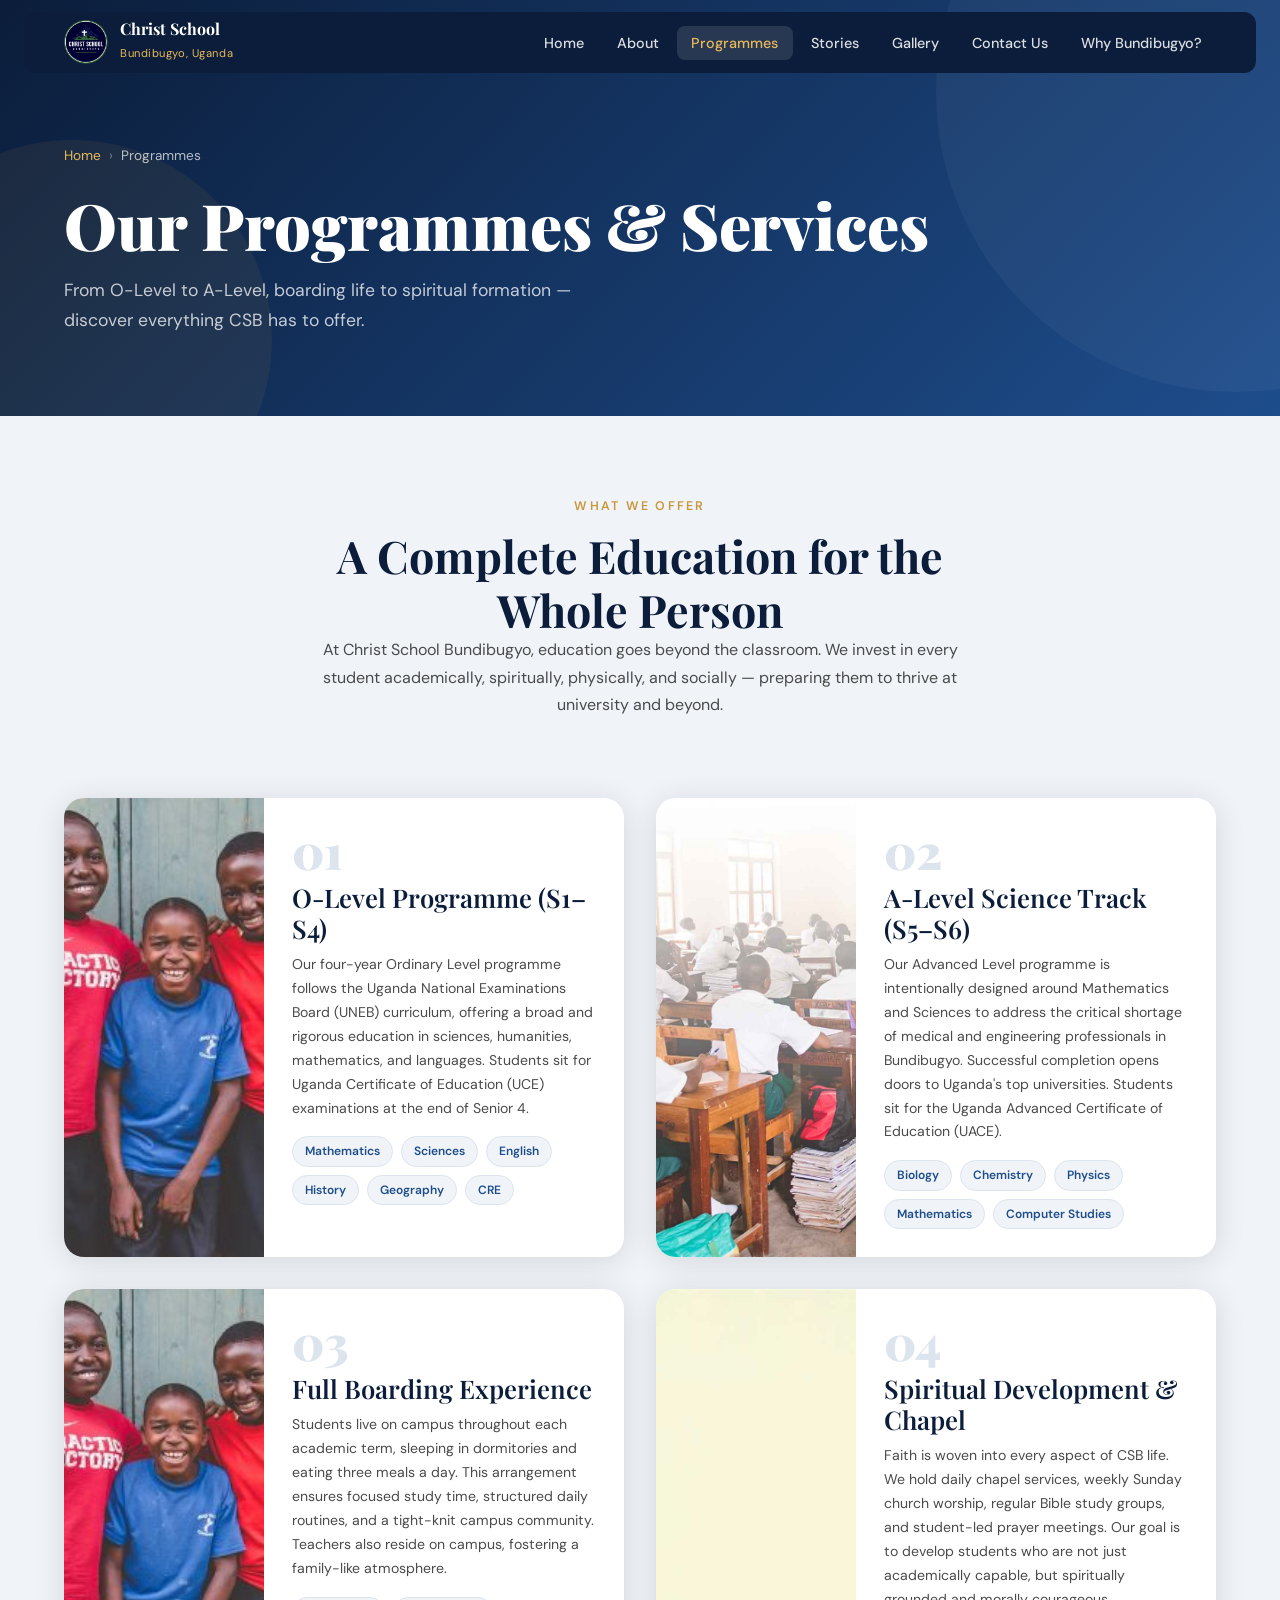
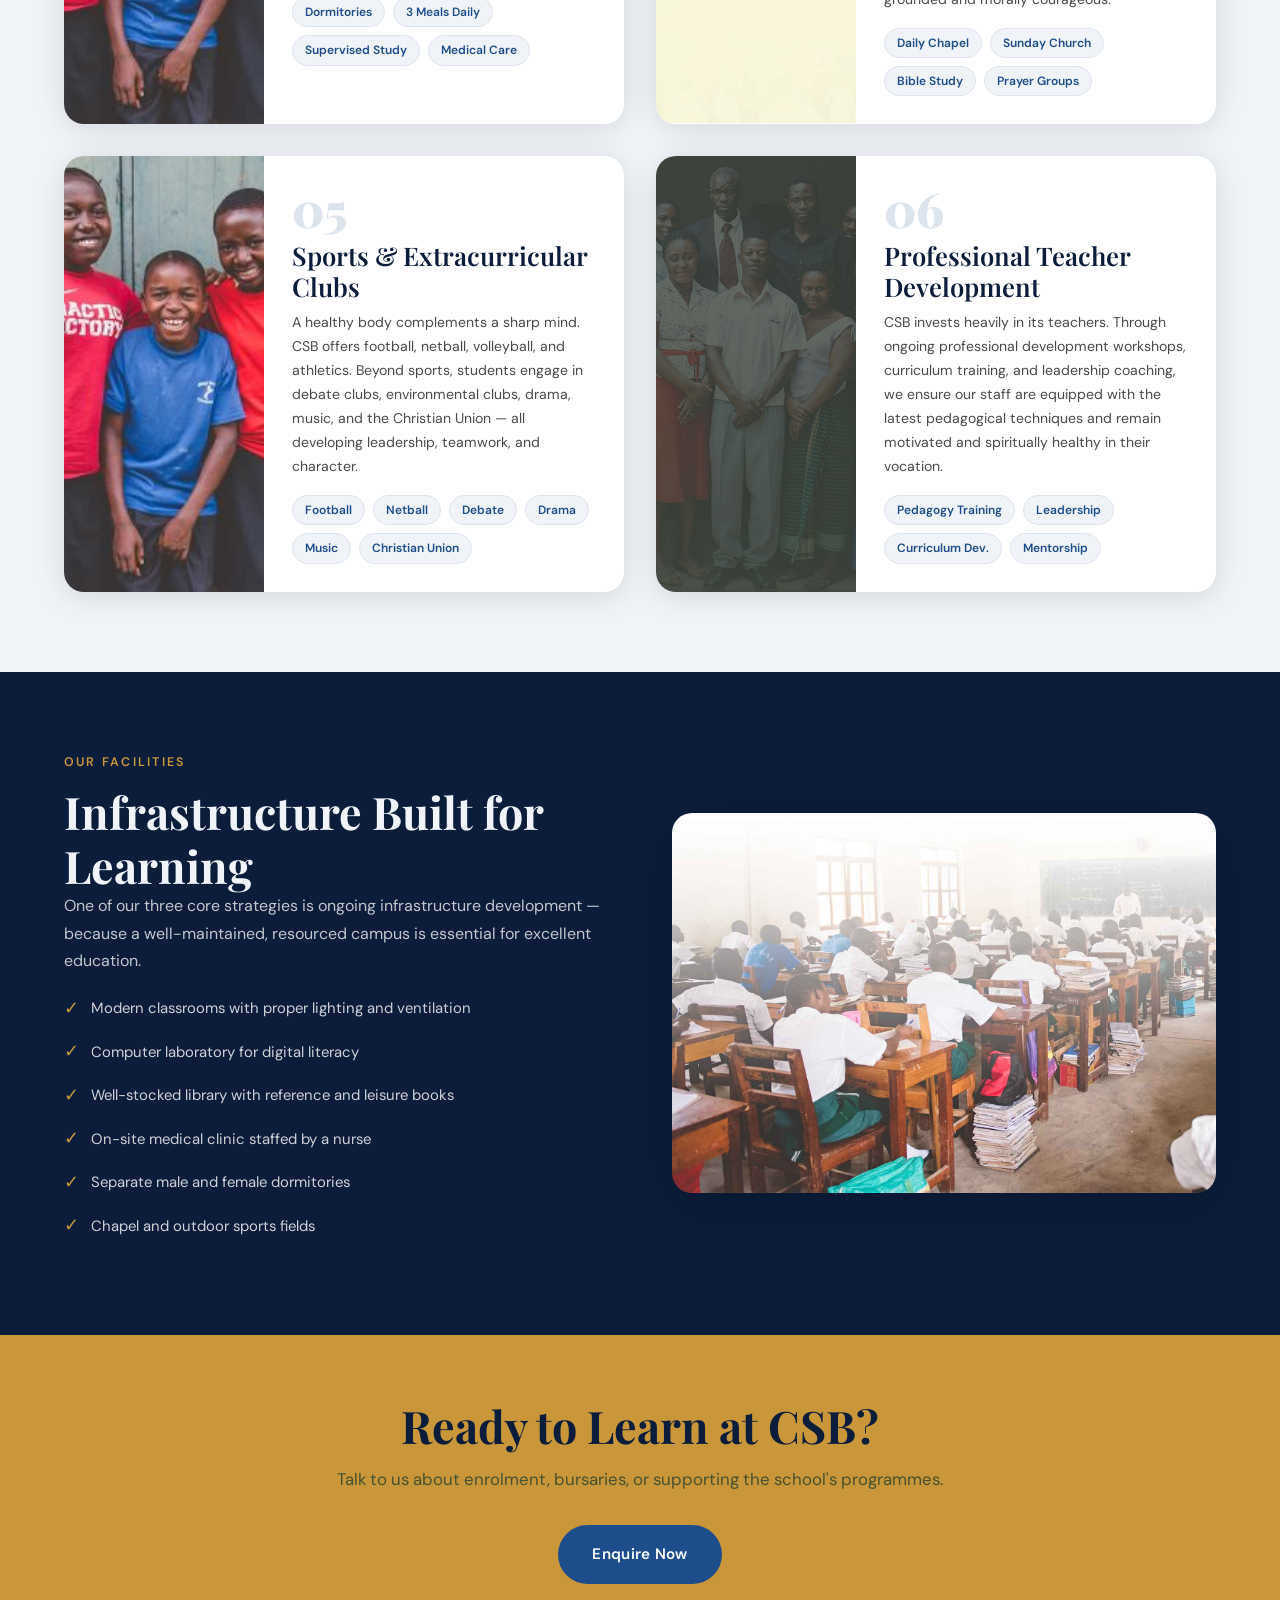
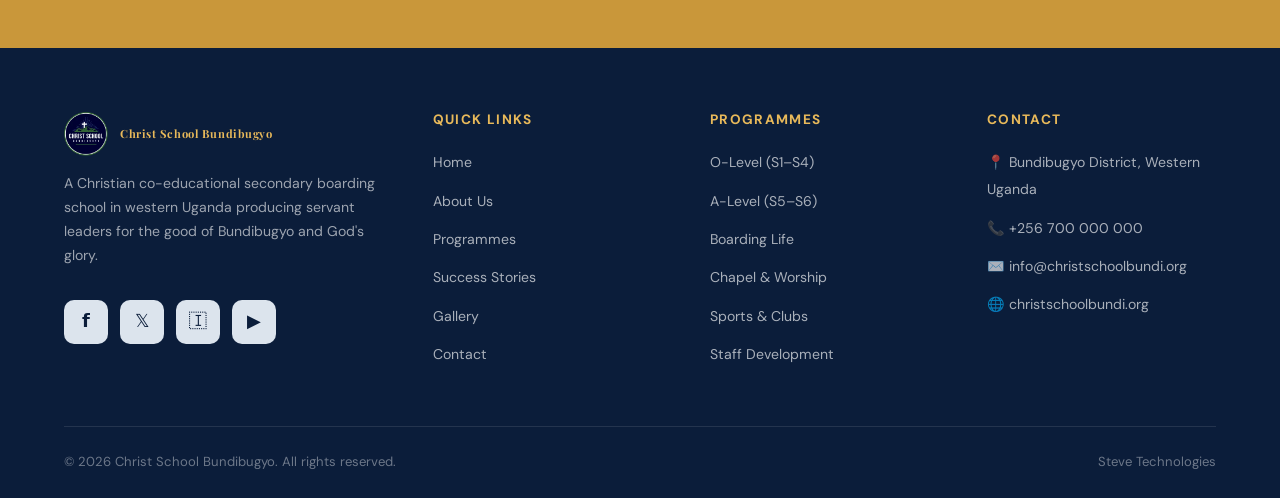
<file: services.html>
<!DOCTYPE html>
<html lang="en">
<head>
  <meta charset="UTF-8" />
  <meta name="viewport" content="width=device-width, initial-scale=1.0" />
  <title>Programmes — Christ School Bundibugyo</title>
  <meta name="description" content="Explore the academic programmes, boarding life, spiritual development, and extracurricular activities offered at Christ School Bundibugyo." />
  <link rel="icon" type="image/png" href="images/header-logo-150x150.png" />
  <link rel="stylesheet" href="css/styles.css" />
</head>
<body>

<div id="navbar-placeholder">
<!-- NAVBAR -->
<nav class="navbar scrolled">
  <div class="container nav-inner">
    <a href="index.html" class="nav-logo">
      <div class="nav-logo-icon">
        <img src="images/header-logo-150x150.png" alt="CSB Logo" />
      </div>
      <div class="nav-logo-text"><span>Christ School</span><span>Bundibugyo, Uganda</span></div>
    </a>
    <ul class="nav-links">
      <li><a href="index.html">Home</a></li>
      <li><a href="about.html">About</a></li>
      <li><a href="services.html" class="active">Programmes</a></li>
      <li><a href="portfolio.html">Stories</a></li>
      <li><a href="gallery.html">Gallery</a></li>
      <li><a href="contact.html">Contact Us</a></li>
    </ul>
    <button class="hamburger" aria-label="Menu"><span></span><span></span><span></span></button>
  </div>
</nav>
</div>

<!-- PAGE HERO -->
<section class="page-hero">
  <div class="container page-hero-inner">
    <div class="breadcrumb">
      <a href="index.html">Home</a><span>›</span><span class="current">Programmes</span>
    </div>
    <h1>Our Programmes &amp; Services</h1>
    <p>From O-Level to A-Level, boarding life to spiritual formation — discover everything CSB has to offer.</p>
  </div>
</section>

<!-- INTRO -->
<section class="section">
  <div class="container" style="text-align:center; max-width:700px; margin:0 auto;">
    <span class="section-label">What We Offer</span>
    <h2>A Complete Education for the Whole Person</h2>
    <p style="color:var(--text-mid);">At Christ School Bundibugyo, education goes beyond the classroom. We invest in every student academically, spiritually, physically, and socially — preparing them to thrive at university and beyond.</p>
  </div>
</section>

<!-- SERVICES GRID -->
<section class="section" style="padding-top:0;">
  <div class="container">
    <div class="services-grid">

      <!-- Service 1 -->
      <div class="service-card animate-on-scroll">
        <div class="service-img">
          <img src="images/students-sponsor-carousel-240x300.jpg" alt="O-Level Programme" loading="lazy" />
        </div>
        <div class="service-body">
          <div class="service-number">01</div>
          <h3>O-Level Programme (S1–S4)</h3>
          <p>Our four-year Ordinary Level programme follows the Uganda National Examinations Board (UNEB) curriculum, offering a broad and rigorous education in sciences, humanities, mathematics, and languages. Students sit for Uganda Certificate of Education (UCE) examinations at the end of Senior 4.</p>
          <div class="service-tags">
            <span class="tag">Mathematics</span>
            <span class="tag">Sciences</span>
            <span class="tag">English</span>
            <span class="tag">History</span>
            <span class="tag">Geography</span>
            <span class="tag">CRE</span>
          </div>
        </div>
      </div>

      <!-- Service 2 -->
      <div class="service-card animate-on-scroll">
        <div class="service-img">
          <img src="images/section-image-current-students.jpg" alt="A-Level Science" loading="lazy" />
        </div>
        <div class="service-body">
          <div class="service-number">02</div>
          <h3>A-Level Science Track (S5–S6)</h3>
          <p>Our Advanced Level programme is intentionally designed around Mathematics and Sciences to address the critical shortage of medical and engineering professionals in Bundibugyo. Successful completion opens doors to Uganda's top universities. Students sit for the Uganda Advanced Certificate of Education (UACE).</p>
          <div class="service-tags">
            <span class="tag">Biology</span>
            <span class="tag">Chemistry</span>
            <span class="tag">Physics</span>
            <span class="tag">Mathematics</span>
            <span class="tag">Computer Studies</span>
          </div>
        </div>
      </div>

      <!-- Service 3 -->
      <div class="service-card animate-on-scroll">
        <div class="service-img">
          <img src="images/students-sponsor-carousel-240x300.jpg" alt="Boarding Life" loading="lazy" />
        </div>
        <div class="service-body">
          <div class="service-number">03</div>
          <h3>Full Boarding Experience</h3>
          <p>Students live on campus throughout each academic term, sleeping in dormitories and eating three meals a day. This arrangement ensures focused study time, structured daily routines, and a tight-knit campus community. Teachers also reside on campus, fostering a family-like atmosphere.</p>
          <div class="service-tags">
            <span class="tag">Dormitories</span>
            <span class="tag">3 Meals Daily</span>
            <span class="tag">Supervised Study</span>
            <span class="tag">Medical Care</span>
          </div>
        </div>
      </div>

      <!-- Service 4 -->
      <div class="service-card animate-on-scroll">
        <div class="service-img">
          <img src="images/section-image-sponsor-a-student-collage.jpg" alt="Spiritual Life" loading="lazy" />
        </div>
        <div class="service-body">
          <div class="service-number">04</div>
          <h3>Spiritual Development &amp; Chapel</h3>
          <p>Faith is woven into every aspect of CSB life. We hold daily chapel services, weekly Sunday church worship, regular Bible study groups, and student-led prayer meetings. Our goal is to develop students who are not just academically capable, but spiritually grounded and morally courageous.</p>
          <div class="service-tags">
            <span class="tag">Daily Chapel</span>
            <span class="tag">Sunday Church</span>
            <span class="tag">Bible Study</span>
            <span class="tag">Prayer Groups</span>
          </div>
        </div>
      </div>

      <!-- Service 5 -->
      <div class="service-card animate-on-scroll">
        <div class="service-img">
          <img src="images/students-sponsor-carousel-240x300.jpg" alt="Sports" loading="lazy" />
        </div>
        <div class="service-body">
          <div class="service-number">05</div>
          <h3>Sports &amp; Extracurricular Clubs</h3>
          <p>A healthy body complements a sharp mind. CSB offers football, netball, volleyball, and athletics. Beyond sports, students engage in debate clubs, environmental clubs, drama, music, and the Christian Union — all developing leadership, teamwork, and character.</p>
          <div class="service-tags">
            <span class="tag">Football</span>
            <span class="tag">Netball</span>
            <span class="tag">Debate</span>
            <span class="tag">Drama</span>
            <span class="tag">Music</span>
            <span class="tag">Christian Union</span>
          </div>
        </div>
      </div>

      <!-- Service 6 -->
      <div class="service-card animate-on-scroll">
        <div class="service-img">
          <img src="images/section-background-faculty-staff.jpg" alt="Teacher Development" loading="lazy" />
        </div>
        <div class="service-body">
          <div class="service-number">06</div>
          <h3>Professional Teacher Development</h3>
          <p>CSB invests heavily in its teachers. Through ongoing professional development workshops, curriculum training, and leadership coaching, we ensure our staff are equipped with the latest pedagogical techniques and remain motivated and spiritually healthy in their vocation.</p>
          <div class="service-tags">
            <span class="tag">Pedagogy Training</span>
            <span class="tag">Leadership</span>
            <span class="tag">Curriculum Dev.</span>
            <span class="tag">Mentorship</span>
          </div>
        </div>
      </div>

    </div>
  </div>
</section>

<!-- INFRASTRUCTURE HIGHLIGHT -->
<section class="section section-alt">
  <div class="container">
    <div style="display:grid; grid-template-columns:1fr 1fr; gap:4rem; align-items:center;">
      <div class="animate-on-scroll">
        <span class="section-label">Our Facilities</span>
        <h2>Infrastructure Built for Learning</h2>
        <p style="color:rgba(255,255,255,0.75); margin-bottom:1.25rem;">One of our three core strategies is ongoing infrastructure development — because a well-maintained, resourced campus is essential for excellent education.</p>
        <ul style="list-style:none; padding:0;">
          <li style="display:flex; align-items:center; gap:0.75rem; margin-bottom:0.85rem; color:rgba(255,255,255,0.8); font-size:0.93rem;">
            <span style="color:var(--gold); font-size:1.1rem;">✓</span> Modern classrooms with proper lighting and ventilation
          </li>
          <li style="display:flex; align-items:center; gap:0.75rem; margin-bottom:0.85rem; color:rgba(255,255,255,0.8); font-size:0.93rem;">
            <span style="color:var(--gold); font-size:1.1rem;">✓</span> Computer laboratory for digital literacy
          </li>
          <li style="display:flex; align-items:center; gap:0.75rem; margin-bottom:0.85rem; color:rgba(255,255,255,0.8); font-size:0.93rem;">
            <span style="color:var(--gold); font-size:1.1rem;">✓</span> Well-stocked library with reference and leisure books
          </li>
          <li style="display:flex; align-items:center; gap:0.75rem; margin-bottom:0.85rem; color:rgba(255,255,255,0.8); font-size:0.93rem;">
            <span style="color:var(--gold); font-size:1.1rem;">✓</span> On-site medical clinic staffed by a nurse
          </li>
          <li style="display:flex; align-items:center; gap:0.75rem; margin-bottom:0.85rem; color:rgba(255,255,255,0.8); font-size:0.93rem;">
            <span style="color:var(--gold); font-size:1.1rem;">✓</span> Separate male and female dormitories
          </li>
          <li style="display:flex; align-items:center; gap:0.75rem; margin-bottom:0.85rem; color:rgba(255,255,255,0.8); font-size:0.93rem;">
            <span style="color:var(--gold); font-size:1.1rem;">✓</span> Chapel and outdoor sports fields
          </li>
        </ul>
      </div>
      <div class="animate-on-scroll" style="border-radius:var(--radius-lg); overflow:hidden; box-shadow:var(--shadow-lg);">
        <img src="images/section-image-current-students.jpg"
             alt="CSB classrooms" loading="lazy" style="width:100%; height:380px; object-fit:cover;" />
      </div>
    </div>
  </div>
</section>

<!-- CTA -->
<section class="cta-band">
  <div class="container animate-on-scroll">
    <h2>Ready to Learn at CSB?</h2>
    <p>Talk to us about enrolment, bursaries, or supporting the school's programmes.</p>
    <a href="contact.html" class="btn btn-green">Enquire Now</a>
  </div>
</section>

<div id="footer-placeholder">
<!-- FOOTER -->
<footer>
  <div class="container">
    <div class="footer-grid">
      <div class="footer-brand">
        <div class="nav-logo"><div class="nav-logo-icon"><img src="images/header-logo-150x150.png" alt="CSB Logo" /></div><div class="nav-logo-text"><span>Christ School Bundibugyo</span></div></div>
        <p>Producing servant leaders for the good of Bundibugyo and God's glory.</p>
        <div class="social-row">
          <a href="#" class="social-btn">𝗳</a><a href="#" class="social-btn">𝕏</a><a href="#" class="social-btn">💬</a><a href="#" class="social-btn">▶</a>
        </div>
      </div>
      <div class="footer-col"><h4>Quick Links</h4><ul>
        <li><a href="index.html">Home</a></li><li><a href="about.html">About Us</a></li>
        <li><a href="services.html">Programmes</a></li><li><a href="portfolio.html">Success Stories</a></li>
        <li><a href="gallery.html">Gallery</a></li><li><a href="contact.html">Contact</a></li>
      </ul></div>
      <div class="footer-col"><h4>Programmes</h4><ul>
        <li><a href="services.html">O-Level (S1–S4)</a></li><li><a href="services.html">A-Level (S5–S6)</a></li>
        <li><a href="services.html">Boarding Life</a></li><li><a href="services.html">Chapel &amp; Worship</a></li>
      </ul></div>
      <div class="footer-col"><h4>Contact</h4><ul>
        <li><a href="#">📍 Bundibugyo District, Uganda</a></li>
        <li><a href="tel:+256700000000">📞 +256 700 000 000</a></li>
        <li><a href="mailto:info@christschoolbundi.org">✉️ info@christschoolbundi.org</a></li>
      </ul></div>
    </div>
    <div class="footer-bottom">
      <span>© 2025 Christ School Bundibugyo. All rights reserved.</span>
      <span>BIT 1204 — Fundamentals of Website Development</span>
    </div>
  </div>
</footer>


<script src="js/main.js"></script>
</body>
</html>
</file>
<file: css/styles.css>
/* ============================================================
   Global Styles
   ============================================================ */

@import url('https://fonts.googleapis.com/css2?family=Playfair+Display:wght@400;600;700;900&family=DM+Sans:wght@300;400;500;600&family=Cormorant+Garamond:ital,wght@1,400;1,600&display=swap');

/* ---- CSS Variables ---- */
:root {
  --green-deep:   #0b1d3a;
  --green-mid:    #1e4d8c;
  --green-light:  #2a6bc4;
  --gold:         #c9973a;
  --gold-light:   #e8b95a;
  --cream:        #f0f4f8;
  --cream-dark:   #dce4ed;
  --brown:        #5a3d2d;
  --white:        #ffffff;
  --text-dark:    #1a1a1a;
  --text-mid:     #4a4a4a;
  --text-light:   #888;
  --shadow:       0 4px 30px rgba(0,0,0,0.12);
  --shadow-lg:    0 12px 60px rgba(0,0,0,0.18);
  --radius:       12px;
  --radius-lg:    20px;
  --transition:   0.35s cubic-bezier(0.4,0,0.2,1);
}

/* ---- Reset & Base ---- */
*, *::before, *::after { box-sizing: border-box; margin: 0; padding: 0; }

html { scroll-behavior: smooth; font-size: 16px; }

body {
  font-family: 'DM Sans', sans-serif;
  background: var(--cream);
  color: var(--text-dark);
  line-height: 1.7;
  overflow-x: hidden;
}

img { display: block; max-width: 100%; height: auto; }
a  { text-decoration: none; color: inherit; }
ul { list-style: none; }

/* ---- Typography ---- */
h1, h2, h3, h4 {
  font-family: 'Playfair Display', serif;
  line-height: 1.2;
  color: var(--green-deep);
}
h1 { font-size: clamp(2.2rem, 5vw, 4rem); font-weight: 900; }
h2 { font-size: clamp(1.7rem, 3.5vw, 2.8rem); font-weight: 700; }
h3 { font-size: clamp(1.2rem, 2.5vw, 1.6rem); font-weight: 600; }

.section-label {
  font-family: 'DM Sans', sans-serif;
  font-size: 0.78rem;
  font-weight: 600;
  letter-spacing: 0.18em;
  text-transform: uppercase;
  color: var(--gold);
  display: block;
  margin-bottom: 0.75rem;
}

/* ---- Layout ---- */
.container  { max-width: 1200px; margin: 0 auto; padding: 0 1.5rem; }
.section    { padding: 5rem 0; }
.section-alt { background: var(--green-deep); color: var(--cream); }
.section-alt h2, .section-alt h3 { color: var(--cream); }

/* ---- Buttons ---- */
.btn {
  display: inline-flex;
  align-items: center;
  gap: 0.5rem;
  padding: 0.9rem 2rem;
  border-radius: 50px;
  font-family: 'DM Sans', sans-serif;
  font-weight: 600;
  font-size: 0.95rem;
  cursor: pointer;
  border: 2px solid transparent;
  transition: var(--transition);
  letter-spacing: 0.02em;
}
.btn-primary {
  background: var(--gold);
  color: var(--green-deep);
  border-color: var(--gold);
}
.btn-primary:hover {
  background: var(--gold-light);
  border-color: var(--gold-light);
  transform: translateY(-2px);
  box-shadow: 0 8px 25px rgba(201,151,58,0.4);
}
.btn-outline {
  background: transparent;
  color: var(--white);
  border-color: rgba(255,255,255,0.6);
}
.btn-outline:hover {
  background: rgba(255,255,255,0.15);
  border-color: var(--white);
  transform: translateY(-2px);
}
.btn-green {
  background: var(--green-mid);
  color: var(--white);
  border-color: var(--green-mid);
}
.btn-green:hover {
  background: var(--green-light);
  border-color: var(--green-light);
  transform: translateY(-2px);
  box-shadow: 0 8px 25px rgba(45,107,71,0.4);
}

/* ============================================================
   NAVIGATION
   ============================================================ */
.navbar {
  position: fixed;
  top: 0.75rem;
  left: 1.5rem; right: 1.5rem;
  z-index: 1000;
  padding: 0.5rem 0;
  background: var(--green-deep);
  border-radius: var(--radius);
  transition: var(--transition);
}
.navbar.scrolled {
  padding: 0.35rem 0;
}
.nav-inner {
  display: flex;
  align-items: center;
  justify-content: space-between;
}
.nav-logo {
  display: flex;
  align-items: center;
  gap: 0.75rem;
}
.nav-logo-icon {
  width: 44px; height: 44px;
  border-radius: 10px;
  display: flex; align-items: center; justify-content: center;
  font-family: 'Playfair Display', serif;
  font-weight: 900;
  font-size: 1.2rem;
  color: var(--green-deep);
  flex-shrink: 0;
  overflow: hidden;
}
.nav-logo-icon img {
  width: 100%; height: 100%;
  object-fit: contain;
}
.nav-logo-text span:first-child {
  display: block;
  font-family: 'Playfair Display', serif;
  font-weight: 700;
  font-size: 1rem;
  color: var(--white);
  line-height: 1.1;
}
.nav-logo-text span:last-child {
  font-size: 0.7rem;
  color: var(--gold-light);
  letter-spacing: 0.05em;
}
.nav-links {
  display: flex;
  align-items: center;
  gap: 0.25rem;
}
.nav-links a {
  padding: 0.5rem 0.9rem;
  border-radius: 8px;
  font-size: 0.9rem;
  font-weight: 500;
  color: rgba(255,255,255,0.85);
  transition: var(--transition);
}
.nav-links a:hover,
.nav-links a.active {
  background: rgba(255,255,255,0.12);
  color: var(--gold-light);
}
.nav-cta {
  background: var(--gold) !important;
  color: var(--green-deep) !important;
  font-weight: 600 !important;
  padding: 0.5rem 1.2rem !important;
}
.nav-cta:hover { background: var(--gold-light) !important; }
.nav-donate {
  background: var(--gold-light) !important;
  color: var(--green-deep) !important;
  font-weight: 700 !important;
  padding: 0.5rem 1.2rem !important;
  border-radius: 8px;
}
.nav-donate:hover { background: var(--gold) !important; }

.hamburger {
  display: none;
  flex-direction: column;
  gap: 5px;
  cursor: pointer;
  padding: 8px;
  background: none; border: none;
}
.hamburger span {
  width: 24px; height: 2px;
  background: var(--white);
  border-radius: 2px;
  transition: var(--transition);
  display: block;
}
.hamburger.open span:nth-child(1) { transform: rotate(45deg) translate(5px,5px); }
.hamburger.open span:nth-child(2) { opacity: 0; }
.hamburger.open span:nth-child(3) { transform: rotate(-45deg) translate(5px,-5px); }

/* ============================================================
   HERO SLIDER
   ============================================================ */
.hero {
  position: relative;
  height: 100vh;
  min-height: 600px;
  overflow: hidden;
}
.slide {
  position: absolute;
  inset: 0;
  opacity: 0;
  transition: opacity 1s ease;
  background-size: cover;
  background-position: center;
}
.slide.active { opacity: 1; }
.slide-1 { background-image: url('../images/about-page-title-background-image-full.jpg'); }
.slide-2 { background-image: url('../images/section-image-current-students.jpg'); }
.slide-3 { background-image: url('../images/section-background-faculty-staff.jpg'); }

.hero-content {
  position: relative;
  z-index: 2;
  height: 100%;
  display: flex;
  align-items: center;
}
.hero-text { max-width: 700px; }
.hero-text .section-label { color: var(--gold-light); }
.hero-text h1 { color: var(--white); margin-bottom: 1.25rem; }
.hero-text p {
  font-size: 1.15rem;
  color: rgba(255,255,255,0.85);
  margin-bottom: 2.25rem;
  max-width: 520px;
}
.hero-btns { display: flex; gap: 1rem; flex-wrap: wrap; }

.slider-dots {
  position: absolute;
  bottom: 2.5rem;
  left: 50%;
  transform: translateX(-50%);
  z-index: 3;
  display: flex;
  gap: 10px;
}
.dot {
  width: 10px; height: 10px;
  border-radius: 50%;
  background: rgba(255,255,255,0.4);
  cursor: pointer;
  transition: var(--transition);
  border: none;
}
.dot.active {
  background: var(--gold);
  width: 28px;
  border-radius: 5px;
}

/* ============================================================
   STATS STRIP
   ============================================================ */
.stats-strip {
  background: var(--green-deep);
  padding: 2.5rem 0;
}
.stats-grid {
  display: grid;
  grid-template-columns: repeat(4, 1fr);
  gap: 1rem;
}
.stat-item {
  text-align: center;
  padding: 1rem;
  border-right: 1px solid rgba(255,255,255,0.1);
}
.stat-item:last-child { border-right: none; }
.stat-number {
  font-family: 'Playfair Display', serif;
  font-size: 2.5rem;
  font-weight: 900;
  color: var(--gold);
  line-height: 1;
}
.stat-label {
  font-size: 0.85rem;
  color: rgba(255,255,255,0.65);
  margin-top: 0.35rem;
  letter-spacing: 0.03em;
}

/* ============================================================
   ABOUT PREVIEW (homepage)
   ============================================================ */
.about-preview {
  display: grid;
  grid-template-columns: 1fr 1fr;
  gap: 5rem;
  align-items: center;
}
.about-img-wrap {
  position: relative;
}
.about-img-main {
  border-radius: var(--radius-lg);
  overflow: hidden;
  box-shadow: var(--shadow-lg);
  aspect-ratio: 4/3;
}
.about-img-main img {
  width: 100%; height: 100%;
  object-fit: cover;
  transition: transform 0.6s ease;
}
.about-img-main:hover img { transform: scale(1.04); }
.about-badge {
  position: absolute;
  bottom: -1.5rem; right: -1.5rem;
  background: var(--gold);
  color: var(--green-deep);
  padding: 1.2rem 1.5rem;
  border-radius: var(--radius);
  font-family: 'Playfair Display', serif;
  font-weight: 700;
  font-size: 0.9rem;
  text-align: center;
  line-height: 1.3;
  box-shadow: var(--shadow);
}
.about-badge strong { font-size: 1.8rem; display: block; }
.about-content { padding-right: 1rem; }
.about-content h2 { margin-bottom: 1.25rem; }
.about-content p { color: var(--text-mid); margin-bottom: 1rem; }
.values-list { display: grid; grid-template-columns: 1fr 1fr; gap: 0.75rem; margin: 1.5rem 0 2rem; }
.value-item {
  display: flex;
  align-items: center;
  gap: 0.6rem;
  font-size: 0.9rem;
  font-weight: 500;
  color: var(--text-dark);
}
.value-dot {
  width: 8px; height: 8px;
  border-radius: 50%;
  background: var(--green-mid);
  flex-shrink: 0;
}

/* ============================================================
   PROGRAMS / SERVICES
   ============================================================ */
.programs-header { text-align: center; max-width: 600px; margin: 0 auto 3.5rem; }
.programs-grid {
  display: grid;
  grid-template-columns: repeat(3, 1fr);
  gap: 1.5rem;
}
.program-card {
  background: var(--white);
  border-radius: var(--radius-lg);
  overflow: hidden;
  box-shadow: var(--shadow);
  transition: var(--transition);
  cursor: pointer;
}
.program-card:hover {
  transform: translateY(-6px);
  box-shadow: var(--shadow-lg);
}
.program-img {
  height: 200px;
  overflow: hidden;
}
.program-img img {
  width: 100%; height: 100%;
  object-fit: cover;
  transition: transform 0.5s ease;
}
.program-card:hover .program-img img { transform: scale(1.08); }
.program-body { padding: 1.5rem; }
.program-icon {
  width: 44px; height: 44px;
  background: var(--cream);
  border-radius: 10px;
  display: flex; align-items: center; justify-content: center;
  font-size: 1.3rem;
  margin-bottom: 1rem;
}
.program-body h3 { margin-bottom: 0.6rem; font-size: 1.1rem; }
.program-body p { font-size: 0.88rem; color: var(--text-mid); line-height: 1.6; }
.program-link {
  display: inline-flex;
  align-items: center;
  gap: 0.3rem;
  margin-top: 1rem;
  font-size: 0.85rem;
  font-weight: 600;
  color: var(--green-mid);
}
.program-link::after {
  content: '→';
  transition: transform 0.2s;
}
.program-card:hover .program-link::after { transform: translateX(4px); }

/* ============================================================
   TESTIMONIALS
   ============================================================ */
.testimonials { background: var(--cream-dark); }
.testimonials-header { text-align: center; margin-bottom: 3rem; }
.testimonials-grid {
  display: grid;
  grid-template-columns: repeat(3, 1fr);
  gap: 1.5rem;
}
.testimonial-card {
  background: var(--white);
  padding: 2rem;
  border-radius: var(--radius-lg);
  box-shadow: var(--shadow);
  transition: var(--transition);
  position: relative;
}
.testimonial-card:hover { transform: translateY(-4px); }
.quote-mark {
  font-family: 'Cormorant Garamond', serif;
  font-size: 5rem;
  line-height: 0.5;
  color: var(--gold);
  opacity: 0.5;
  margin-bottom: 1rem;
  display: block;
}
.testimonial-card p {
  font-style: italic;
  color: var(--text-mid);
  font-size: 0.93rem;
  line-height: 1.7;
  margin-bottom: 1.5rem;
}
.testimonial-author {
  display: flex;
  align-items: center;
  gap: 0.85rem;
}
.author-avatar {
  width: 44px; height: 44px;
  border-radius: 50%;
  background: var(--green-mid);
  display: flex; align-items: center; justify-content: center;
  font-weight: 700;
  color: var(--white);
  font-size: 1rem;
  flex-shrink: 0;
}
.author-name { font-weight: 600; font-size: 0.9rem; }
.author-role { font-size: 0.78rem; color: var(--text-light); }

/* ============================================================
   CTA BAND
   ============================================================ */
.cta-band {
  background: var(--gold);
  padding: 4rem 0;
  text-align: center;
}
.cta-band h2 { color: var(--green-deep); margin-bottom: 0.75rem; }
.cta-band p { color: rgba(26,58,42,0.75); margin-bottom: 2rem; font-size: 1.05rem; }

/* ============================================================
   PAGE HERO (inner pages)
   ============================================================ */
.page-hero {
  background: linear-gradient(135deg, var(--green-deep) 0%, var(--green-mid) 100%);
  padding: 9rem 0 5rem;
  position: relative;
  overflow: hidden;
}
.page-hero::before {
  content: '';
  position: absolute;
  top: -50%; right: -20%;
  width: 600px; height: 600px;
  border-radius: 50%;
  background: rgba(255,255,255,0.04);
}
.page-hero::after {
  content: '';
  position: absolute;
  bottom: -30%; left: -10%;
  width: 400px; height: 400px;
  border-radius: 50%;
  background: rgba(201,151,58,0.08);
}
.page-hero-inner { position: relative; z-index: 1; }
.page-hero h1 { color: var(--white); margin-bottom: 0.75rem; }
.page-hero p { color: rgba(255,255,255,0.75); font-size: 1.1rem; max-width: 550px; }
.breadcrumb {
  display: flex;
  align-items: center;
  gap: 0.5rem;
  margin-bottom: 1.25rem;
  font-size: 0.85rem;
}
.breadcrumb a { color: var(--gold-light); }
.breadcrumb span { color: rgba(255,255,255,0.4); }
.breadcrumb .current { color: rgba(255,255,255,0.7); }

/* ============================================================
   ABOUT PAGE
   ============================================================ */
.about-full { display: grid; grid-template-columns: 1fr 1fr; gap: 5rem; align-items: start; }
.about-full-img {
  position: sticky;
  top: 100px;
  border-radius: var(--radius-lg);
  overflow: hidden;
  box-shadow: var(--shadow-lg);
}
.about-full-img img { width: 100%; height: 450px; object-fit: cover; }

.mission-grid { display: grid; grid-template-columns: 1fr 1fr; gap: 1.5rem; margin: 2rem 0; }
.mission-card {
  padding: 1.75rem;
  border-radius: var(--radius);
  border-left: 4px solid var(--gold);
}
.mission-card.green { background: var(--green-deep); }
.mission-card.cream { background: var(--cream-dark); border-left-color: var(--green-mid); }
.mission-card h3 { margin-bottom: 0.75rem; font-size: 1rem; }
.mission-card.green h3 { color: var(--gold); }
.mission-card p { font-size: 0.88rem; line-height: 1.7; }
.mission-card.green p { color: rgba(255,255,255,0.8); }
.mission-card.cream p { color: var(--text-mid); }

/* Team Section */
.team-section { background: var(--cream-dark); }
.team-section h2 { text-align: center; margin-bottom: 0.5rem; }
.team-section > .container > p { text-align: center; color: var(--text-mid); margin-bottom: 3rem; }
.team-grid {
  display: grid;
  grid-template-columns: repeat(4, 1fr);
  gap: 1.5rem;
}
.team-card {
  background: var(--white);
  border-radius: var(--radius-lg);
  overflow: hidden;
  box-shadow: var(--shadow);
  transition: var(--transition);
  cursor: pointer;
}
.team-card:hover { transform: translateY(-6px); box-shadow: var(--shadow-lg); }
.team-img {
  position: relative;
  overflow: hidden;
  height: 220px;
}
.team-img img {
  width: 100%; height: 100%;
  object-fit: cover;
  object-position: top;
  transition: transform 0.5s ease;
}
.team-card:hover .team-img img { transform: scale(1.08); }
.team-overlay {
  position: absolute;
  inset: 0;
  background: linear-gradient(to top, rgba(26,58,42,0.9) 0%, transparent 60%);
  opacity: 0;
  transition: var(--transition);
  display: flex;
  align-items: flex-end;
  padding: 1.25rem;
}
.team-card:hover .team-overlay { opacity: 1; }
.team-overlay p { color: rgba(255,255,255,0.85); font-size: 0.8rem; line-height: 1.5; }
.team-info { padding: 1.25rem; }
.team-info h3 { font-size: 1rem; margin-bottom: 0.2rem; }
.team-info span { font-size: 0.8rem; color: var(--green-mid); font-weight: 500; }

/* ============================================================
   SERVICES PAGE
   ============================================================ */
.services-grid {
  display: grid;
  grid-template-columns: repeat(2, 1fr);
  gap: 2rem;
}
.service-card {
  background: var(--white);
  border-radius: var(--radius-lg);
  overflow: hidden;
  box-shadow: var(--shadow);
  display: flex;
  transition: var(--transition);
}
.service-card:hover { transform: translateY(-4px); box-shadow: var(--shadow-lg); }
.service-img {
  width: 200px;
  flex-shrink: 0;
  overflow: hidden;
}
.service-img img { width: 100%; height: 100%; object-fit: cover; transition: transform 0.5s; }
.service-card:hover .service-img img { transform: scale(1.06); }
.service-body { padding: 1.75rem; }
.service-number {
  font-family: 'Playfair Display', serif;
  font-size: 3rem;
  font-weight: 900;
  color: var(--cream-dark);
  line-height: 1;
  margin-bottom: 0.5rem;
}
.service-body h3 { margin-bottom: 0.6rem; }
.service-body p { font-size: 0.88rem; color: var(--text-mid); line-height: 1.7; }
.service-tags { display: flex; flex-wrap: wrap; gap: 0.5rem; margin-top: 1rem; }
.tag {
  padding: 0.25rem 0.75rem;
  background: var(--cream);
  border-radius: 50px;
  font-size: 0.75rem;
  font-weight: 600;
  color: var(--green-mid);
  border: 1px solid var(--cream-dark);
}

/* ============================================================
   PORTFOLIO PAGE
   ============================================================ */
.portfolio-grid {
  display: grid;
  grid-template-columns: repeat(3, 1fr);
  gap: 1.5rem;
}
.portfolio-card {
  background: var(--white);
  border-radius: var(--radius-lg);
  overflow: hidden;
  box-shadow: var(--shadow);
  transition: var(--transition);
}
.portfolio-card:hover { transform: translateY(-5px); box-shadow: var(--shadow-lg); }
.portfolio-img {
  height: 220px;
  overflow: hidden;
  position: relative;
}
.portfolio-img img { width: 100%; height: 100%; object-fit: cover; transition: transform 0.5s; }
.portfolio-card:hover .portfolio-img img { transform: scale(1.08); }
.portfolio-cat {
  position: absolute;
  top: 1rem; left: 1rem;
  background: var(--gold);
  color: var(--green-deep);
  font-size: 0.72rem;
  font-weight: 700;
  padding: 0.25rem 0.7rem;
  border-radius: 50px;
  letter-spacing: 0.05em;
  text-transform: uppercase;
}
.portfolio-body { padding: 1.5rem; }
.portfolio-body h3 { margin-bottom: 0.5rem; font-size: 1.05rem; }
.portfolio-body p { font-size: 0.85rem; color: var(--text-mid); }
.portfolio-meta {
  display: flex;
  gap: 1rem;
  margin-top: 1rem;
  padding-top: 1rem;
  border-top: 1px solid var(--cream-dark);
  font-size: 0.78rem;
  color: var(--text-light);
}

/* ============================================================
   GALLERY PAGE
   ============================================================ */
.gallery-filters {
  display: flex;
  justify-content: center;
  gap: 0.75rem;
  flex-wrap: wrap;
  margin-bottom: 3rem;
}
.filter-btn {
  padding: 0.55rem 1.5rem;
  border-radius: 50px;
  border: 2px solid var(--cream-dark);
  background: transparent;
  font-family: 'DM Sans', sans-serif;
  font-weight: 600;
  font-size: 0.85rem;
  cursor: pointer;
  transition: var(--transition);
  color: var(--text-mid);
}
.filter-btn:hover, .filter-btn.active {
  background: var(--green-deep);
  border-color: var(--green-deep);
  color: var(--white);
}
.gallery-grid {
  columns: 3;
  gap: 1.25rem;
}
.gallery-item {
  break-inside: avoid;
  margin-bottom: 1.25rem;
  border-radius: var(--radius);
  overflow: hidden;
  cursor: pointer;
  position: relative;
}
.gallery-item img {
  width: 100%;
  display: block;
  transition: transform 0.5s ease;
}
.gallery-item:hover img { transform: scale(1.04); }
.gallery-overlay {
  position: absolute;
  inset: 0;
  background: linear-gradient(to top, rgba(26,58,42,0.85) 0%, transparent 55%);
  opacity: 0;
  transition: var(--transition);
  display: flex;
  align-items: flex-end;
  padding: 1.25rem;
}
.gallery-item:hover .gallery-overlay { opacity: 1; }
.gallery-overlay span {
  color: var(--white);
  font-size: 0.85rem;
  font-weight: 600;
}

/* Lightbox */
.lightbox {
  display: none;
  position: fixed;
  inset: 0;
  z-index: 9999;
  background: rgba(0,0,0,0.92);
  align-items: center;
  justify-content: center;
}
.lightbox.open { display: flex; }
.lightbox-inner {
  position: relative;
  max-width: 900px;
  max-height: 85vh;
  border-radius: var(--radius-lg);
  overflow: hidden;
}
.lightbox-inner img {
  max-width: 90vw;
  max-height: 85vh;
  object-fit: contain;
  border-radius: var(--radius-lg);
}
.lightbox-close {
  position: absolute;
  top: 1rem; right: 1rem;
  width: 40px; height: 40px;
  border-radius: 50%;
  background: rgba(255,255,255,0.15);
  border: none;
  color: white;
  font-size: 1.2rem;
  cursor: pointer;
  display: flex; align-items: center; justify-content: center;
  transition: var(--transition);
  z-index: 2;
}
.lightbox-close:hover { background: rgba(255,255,255,0.3); }
.lightbox-caption {
  position: absolute;
  bottom: 0; left: 0; right: 0;
  background: linear-gradient(to top, rgba(0,0,0,0.8), transparent);
  padding: 1.5rem;
  color: white;
  text-align: center;
  font-size: 0.9rem;
}

/* ============================================================
   CONTACT PAGE
   ============================================================ */
.contact-layout {
  display: grid;
  grid-template-columns: 1fr 1.4fr;
  gap: 4rem;
  align-items: start;
}
.contact-info h2 { margin-bottom: 1rem; }
.contact-info p { color: var(--text-mid); margin-bottom: 2rem; }
.contact-item {
  display: flex;
  gap: 1rem;
  margin-bottom: 1.5rem;
  align-items: flex-start;
}
.contact-icon {
  width: 48px; height: 48px;
  background: var(--cream-dark);
  border-radius: 12px;
  display: flex; align-items: center; justify-content: center;
  font-size: 1.3rem;
  flex-shrink: 0;
  transition: var(--transition);
}
.contact-item:hover .contact-icon {
  background: var(--green-mid);
  transform: scale(1.05);
}
.contact-item-text strong { display: block; font-size: 0.85rem; color: var(--text-light); margin-bottom: 0.2rem; }
.contact-item-text span { font-size: 0.95rem; font-weight: 500; }
.social-row { display: flex; gap: 0.75rem; margin-top: 2rem; }
.social-btn {
  width: 44px; height: 44px;
  border-radius: 10px;
  background: var(--cream-dark);
  display: flex; align-items: center; justify-content: center;
  font-size: 1.1rem;
  transition: var(--transition);
  color: var(--green-deep);
}
.social-btn:hover { background: var(--green-mid); color: var(--white); transform: translateY(-3px); }

/* Contact Form */
.contact-form-wrap {
  background: var(--white);
  border-radius: var(--radius-lg);
  padding: 2.5rem;
  box-shadow: var(--shadow-lg);
}
.contact-form-wrap h3 { margin-bottom: 1.75rem; }
.form-row { display: grid; grid-template-columns: 1fr 1fr; gap: 1rem; }
.form-group { margin-bottom: 1.25rem; }
.form-group label {
  display: block;
  font-size: 0.85rem;
  font-weight: 600;
  color: var(--text-dark);
  margin-bottom: 0.5rem;
}
.form-group input,
.form-group select,
.form-group textarea {
  width: 100%;
  padding: 0.85rem 1.1rem;
  border: 2px solid var(--cream-dark);
  border-radius: 10px;
  font-family: 'DM Sans', sans-serif;
  font-size: 0.92rem;
  color: var(--text-dark);
  background: var(--cream);
  transition: var(--transition);
  outline: none;
  resize: vertical;
}
.form-group input:focus,
.form-group select:focus,
.form-group textarea:focus {
  border-color: var(--green-mid);
  background: var(--white);
  box-shadow: 0 0 0 4px rgba(45,107,71,0.1);
}
.form-group.error input,
.form-group.error textarea {
  border-color: #e53e3e;
}
.form-error {
  color: #e53e3e;
  font-size: 0.78rem;
  margin-top: 0.3rem;
  display: none;
}
.form-group.error .form-error { display: block; }
.form-success {
  display: none;
  background: #f0fdf4;
  border: 1px solid #bbf7d0;
  border-radius: 10px;
  padding: 1rem;
  text-align: center;
  color: #166534;
  font-weight: 500;
  margin-top: 1rem;
}

/* Map */
.map-section { padding: 0 0 5rem; }
.map-wrap {
  border-radius: var(--radius-lg);
  overflow: hidden;
  box-shadow: var(--shadow);
  height: 420px;
}
.map-wrap iframe { width: 100%; height: 100%; border: 0; }

/* ============================================================
   FOOTER
   ============================================================ */
footer {
  background: var(--green-deep);
  color: rgba(255,255,255,0.75);
  padding: 4rem 0 1.5rem;
}
.footer-grid {
  display: grid;
  grid-template-columns: 1.4fr 1fr 1fr 1fr;
  gap: 3rem;
  margin-bottom: 3rem;
}
.footer-brand p {
  font-size: 0.88rem;
  line-height: 1.7;
  margin: 1rem 0 1.5rem;
  color: rgba(255,255,255,0.6);
}
.footer-col h4 {
  font-family: 'DM Sans', sans-serif;
  font-size: 0.85rem;
  font-weight: 700;
  letter-spacing: 0.1em;
  text-transform: uppercase;
  color: var(--gold-light);
  margin-bottom: 1.25rem;
}
.footer-col li {
  margin-bottom: 0.7rem;
}
.footer-col a {
  font-size: 0.88rem;
  color: rgba(255,255,255,0.65);
  transition: color 0.2s;
}
.footer-col a:hover { color: var(--gold-light); }
.footer-bottom {
  border-top: 1px solid rgba(255,255,255,0.1);
  padding-top: 1.5rem;
  display: flex;
  justify-content: space-between;
  align-items: center;
  font-size: 0.82rem;
  color: rgba(255,255,255,0.4);
}

/* ============================================================
   ANIMATIONS
   ============================================================ */
@keyframes fadeInUp {
  from { opacity: 0; transform: translateY(30px); }
  to   { opacity: 1; transform: translateY(0); }
}
@keyframes fadeIn {
  from { opacity: 0; }
  to   { opacity: 1; }
}
.animate-on-scroll {
  opacity: 0;
  transform: translateY(25px);
  transition: opacity 0.7s ease, transform 0.7s ease;
}
.animate-on-scroll.visible {
  opacity: 1;
  transform: translateY(0);
}

/* ============================================================
   DONATE MODAL
   ============================================================ */
.modal-overlay {
  display: none;
  position: fixed;
  inset: 0;
  z-index: 10000;
  background: rgba(0,0,0,0.7);
  align-items: center;
  justify-content: center;
  padding: 1.5rem;
}
.modal-overlay.open { display: flex; }
.modal {
  background: var(--cream);
  border-radius: var(--radius-lg);
  padding: 2.5rem;
  max-width: 500px;
  width: 100%;
  position: relative;
  box-shadow: var(--shadow-lg);
  animation: modalIn 0.3s ease;
}
@keyframes modalIn {
  from { opacity: 0; transform: scale(0.92) translateY(20px); }
  to   { opacity: 1; transform: scale(1) translateY(0); }
}
.modal .section-label { text-align: center; display: block; margin-bottom: 0.5rem; }
.modal h2 { text-align: center; margin-bottom: 0.5rem; }
.modal > p { text-align: center; color: var(--text-mid); font-size: 0.92rem; margin-bottom: 1.75rem; }
.modal-close {
  position: absolute;
  top: 1rem; right: 1rem;
  width: 36px; height: 36px;
  border-radius: 50%;
  border: none;
  background: var(--cream-dark);
  color: var(--text-dark);
  font-size: 1.3rem;
  cursor: pointer;
  display: flex; align-items: center; justify-content: center;
  transition: var(--transition);
}
.modal-close:hover { background: var(--green-deep); color: var(--white); }

/* ============================================================
   RESPONSIVE
   ============================================================ */
@media (max-width: 1024px) {
  .stats-grid { grid-template-columns: repeat(2, 1fr); }
  .about-preview { grid-template-columns: 1fr; gap: 3rem; }
  .about-badge { bottom: 1rem; right: 1rem; }
  .programs-grid { grid-template-columns: repeat(2, 1fr); }
  .team-grid { grid-template-columns: repeat(2, 1fr); }
  .footer-grid { grid-template-columns: 1fr 1fr; gap: 2rem; }
  .contact-layout { grid-template-columns: 1fr; }
  .gallery-grid { columns: 2; }
}

@media (max-width: 768px) {
  .navbar { top: 0.5rem; left: 0.75rem; right: 0.75rem; }
  .nav-links { display: none; }
  .hamburger { display: flex; }
  .nav-links.open {
    display: flex;
    flex-direction: column;
    position: fixed;
    top: 0; left: 0; right: 0; bottom: 0;
    background: var(--green-deep);
    z-index: 999;
    align-items: center;
    justify-content: center;
    gap: 1rem;
  }
  .nav-links.open a { font-size: 1.4rem; padding: 0.75rem 2rem; }

  .programs-grid { grid-template-columns: 1fr; }
  .services-grid { grid-template-columns: 1fr; }
  .service-card { flex-direction: column; }
  .service-img { width: 100%; height: 200px; }
  .portfolio-grid { grid-template-columns: repeat(2, 1fr); }
  .testimonials-grid { grid-template-columns: 1fr; }
  .gallery-grid { columns: 1; }
  .mission-grid { grid-template-columns: 1fr; }
  .about-full { grid-template-columns: 1fr; }
  .about-full-img { position: static; }
  .team-grid { grid-template-columns: repeat(2, 1fr); }
  .form-row { grid-template-columns: 1fr; }
  .footer-grid { grid-template-columns: 1fr; gap: 2rem; }
  .footer-bottom { flex-direction: column; gap: 0.5rem; text-align: center; }
  h1 { font-size: 2.2rem; }
}

@media (max-width: 480px) {
  .hero-btns { flex-direction: column; }
  .stats-grid { grid-template-columns: repeat(2, 1fr); }
  .portfolio-grid { grid-template-columns: 1fr; }
  .team-grid { grid-template-columns: 1fr; }
}
</file>
